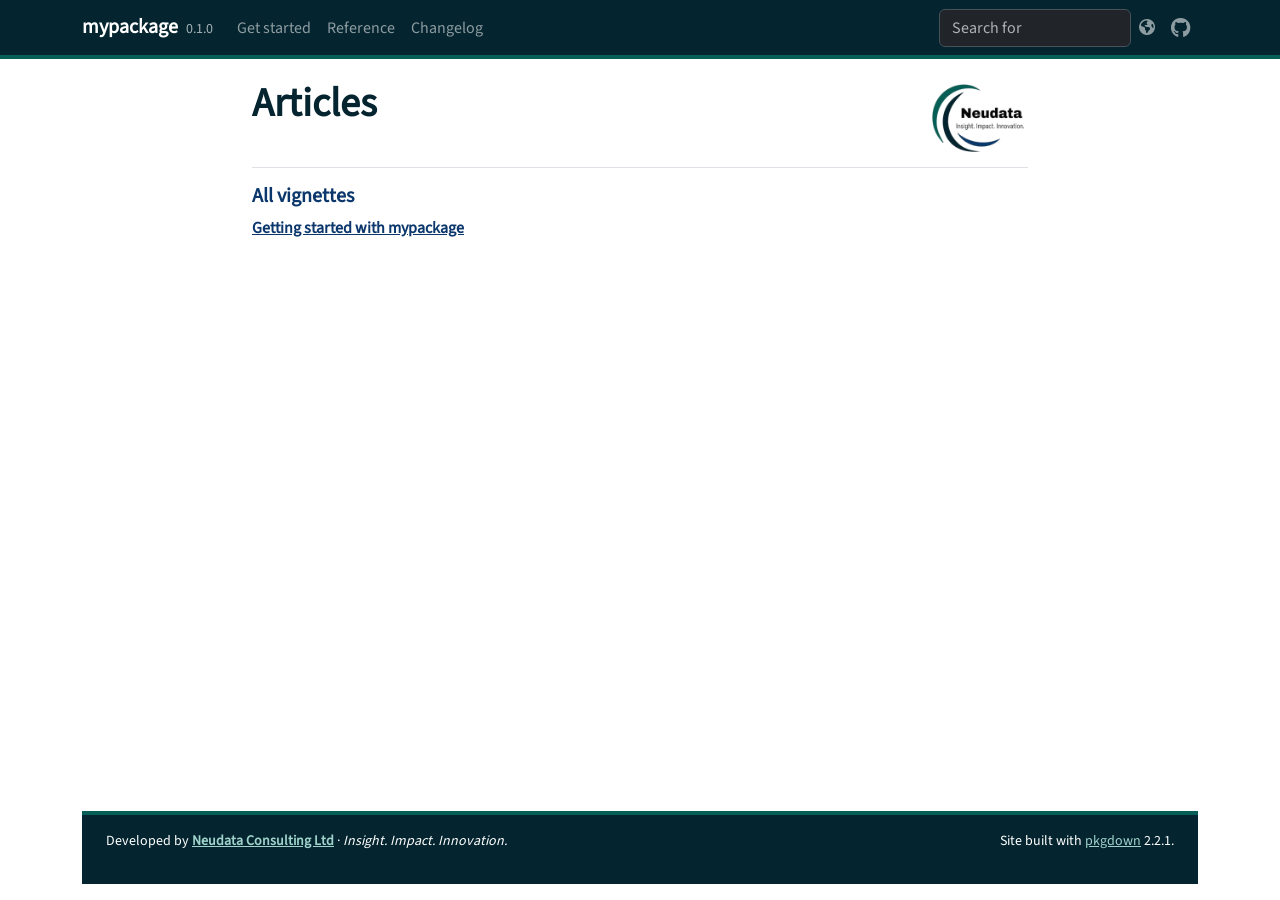
<file: articles/index.html>
<!DOCTYPE html>
<!-- Generated by pkgdown: do not edit by hand --><html lang="en"><head><meta http-equiv="Content-Type" content="text/html; charset=UTF-8"><meta charset="utf-8"><meta http-equiv="X-UA-Compatible" content="IE=edge"><meta name="viewport" content="width=device-width, initial-scale=1, shrink-to-fit=no"><title>Articles • mypackage</title><!-- favicons --><link rel="icon" type="image/png" sizes="96x96" href="../favicon-96x96.png"><link rel="icon" type="”image/svg+xml”" href="../favicon.svg"><link rel="apple-touch-icon" sizes="180x180" href="../apple-touch-icon.png"><link rel="icon" sizes="any" href="../favicon.ico"><link rel="manifest" href="../site.webmanifest"><script src="../deps/jquery-3.6.0/jquery-3.6.0.min.js"></script><meta name="viewport" content="width=device-width, initial-scale=1, shrink-to-fit=no"><link href="../deps/bootstrap-5.3.8/bootstrap.min.css" rel="stylesheet"><script src="../deps/bootstrap-5.3.8/bootstrap.bundle.min.js"></script><link href="../deps/Source_Sans_3-0.4.10/font.css" rel="stylesheet"><link href="../deps/JetBrains_Mono-0.4.10/font.css" rel="stylesheet"><link href="../deps/font-awesome-6.5.2/css/all.min.css" rel="stylesheet"><link href="../deps/font-awesome-6.5.2/css/v4-shims.min.css" rel="stylesheet"><script src="../deps/headroom-0.11.0/headroom.min.js"></script><script src="../deps/headroom-0.11.0/jQuery.headroom.min.js"></script><script src="../deps/bootstrap-toc-1.0.1/bootstrap-toc.min.js"></script><script src="../deps/clipboard.js-2.0.11/clipboard.min.js"></script><script src="../deps/search-1.0.0/autocomplete.jquery.min.js"></script><script src="../deps/search-1.0.0/fuse.min.js"></script><script src="../deps/search-1.0.0/mark.min.js"></script><!-- pkgdown --><script src="../pkgdown.js"></script><meta property="og:title" content="Articles"><meta property="og:image" content="https://neu-data.github.io/mypackage/logo.png"></head><body>
    <a href="#main" class="visually-hidden-focusable">Skip to contents</a>


    <nav class="navbar navbar-expand-lg fixed-top bg-primary" data-bs-theme="dark" aria-label="Site navigation"><div class="container">

    <a class="navbar-brand me-2" href="../index.html">mypackage</a>

    <small class="nav-text text-muted me-auto" data-bs-toggle="tooltip" data-bs-placement="bottom" title="">0.1.0</small>


    <button class="navbar-toggler" type="button" data-bs-toggle="collapse" data-bs-target="#navbar" aria-controls="navbar" aria-expanded="false" aria-label="Toggle navigation">
      <span class="navbar-toggler-icon"></span>
    </button>

    <div id="navbar" class="collapse navbar-collapse ms-3">
      <ul class="navbar-nav me-auto"><li class="nav-item"><a class="nav-link" href="../articles/mypackage.html">Get started</a></li>
<li class="nav-item"><a class="nav-link" href="../reference/index.html">Reference</a></li>
<li class="nav-item"><a class="nav-link" href="../news/index.html">Changelog</a></li>
      </ul><ul class="navbar-nav"><li class="nav-item"><form class="form-inline" role="search">
 <input class="form-control" type="search" name="search-input" id="search-input" autocomplete="off" aria-label="Search site" placeholder="Search for" data-search-index="../search.json"></form></li>
<li class="nav-item"><a class="external-link nav-link" href="https://www.neu-data.com" aria-label="Neudata website"><span class="fa fa-globe"></span></a></li>
<li class="nav-item"><a class="external-link nav-link" href="https://github.com/neu-data/mypackage/" aria-label="GitHub"><span class="fa fab fa-github fa-lg"></span></a></li>
      </ul></div>


  </div>
</nav><div class="container template-article-index">
<div class="row">
  <main id="main" class="col-md-9"><div class="page-header">
      <img src="../logo.png" class="logo" alt=""><h1>Articles</h1>
    </div>

    <div class="section ">
      <h3>All vignettes</h3>
      <div class="section-desc"></div>

      <dl><dt><a href="mypackage.html">Getting started with mypackage</a></dt>
        <dd>
      </dd></dl></div>
  </main></div>


    <footer><div class="pkgdown-footer-left">
  <p>Developed by <a href="https://www.neu-data.com" class="external-link"><strong>Neudata Consulting Ltd</strong></a> · <em>Insight. Impact. Innovation.</em></p>
</div>

<div class="pkgdown-footer-right">
  <p>Site built with <a href="https://pkgdown.r-lib.org/" class="external-link">pkgdown</a> 2.2.1.</p>
</div>

    </footer></div>





  </body></html>
</file>
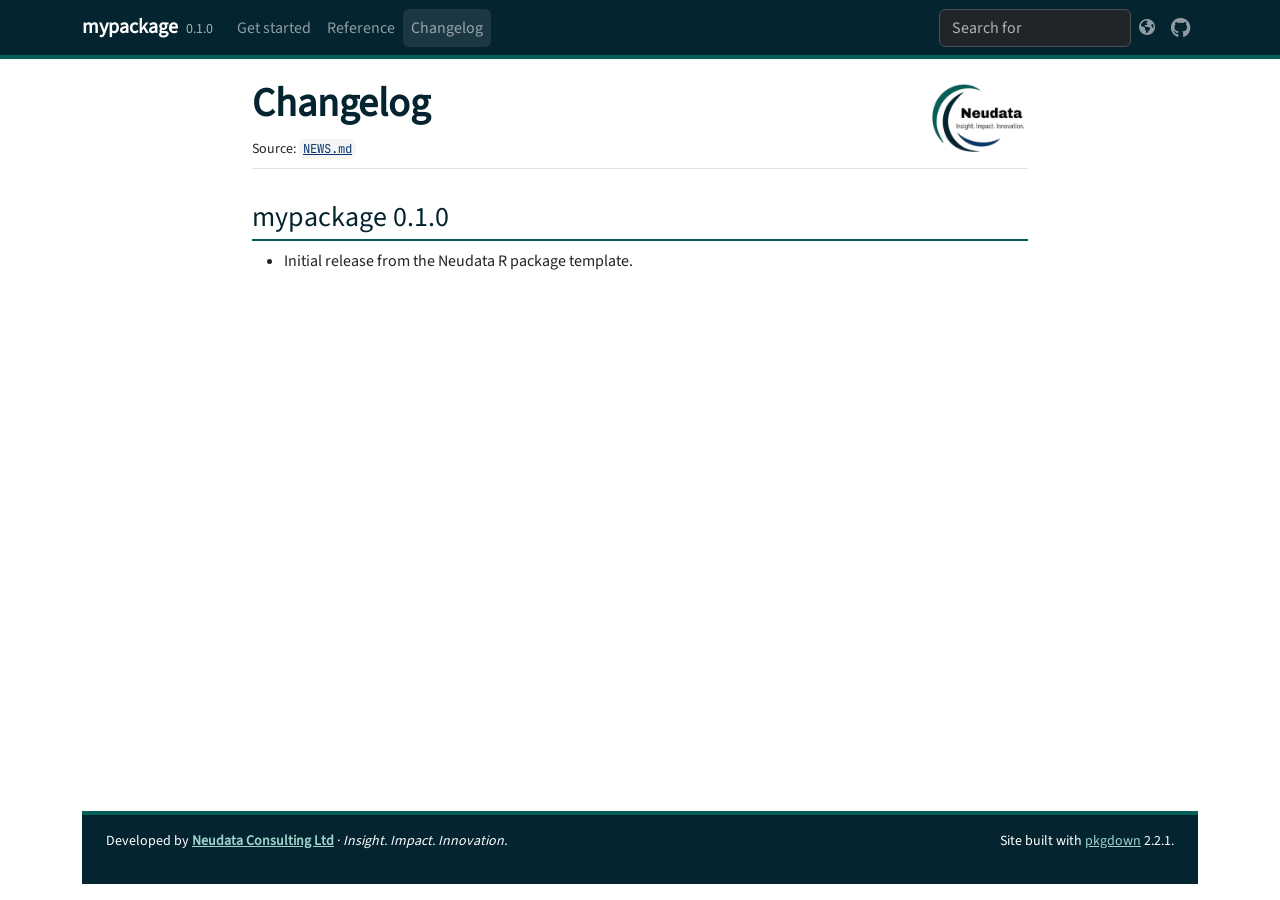
<file: news/index.html>
<!DOCTYPE html>
<!-- Generated by pkgdown: do not edit by hand --><html lang="en"><head><meta http-equiv="Content-Type" content="text/html; charset=UTF-8"><meta charset="utf-8"><meta http-equiv="X-UA-Compatible" content="IE=edge"><meta name="viewport" content="width=device-width, initial-scale=1, shrink-to-fit=no"><title>Changelog • mypackage</title><!-- favicons --><link rel="icon" type="image/png" sizes="96x96" href="../favicon-96x96.png"><link rel="icon" type="”image/svg+xml”" href="../favicon.svg"><link rel="apple-touch-icon" sizes="180x180" href="../apple-touch-icon.png"><link rel="icon" sizes="any" href="../favicon.ico"><link rel="manifest" href="../site.webmanifest"><script src="../deps/jquery-3.6.0/jquery-3.6.0.min.js"></script><meta name="viewport" content="width=device-width, initial-scale=1, shrink-to-fit=no"><link href="../deps/bootstrap-5.3.8/bootstrap.min.css" rel="stylesheet"><script src="../deps/bootstrap-5.3.8/bootstrap.bundle.min.js"></script><link href="../deps/Source_Sans_3-0.4.10/font.css" rel="stylesheet"><link href="../deps/JetBrains_Mono-0.4.10/font.css" rel="stylesheet"><link href="../deps/font-awesome-6.5.2/css/all.min.css" rel="stylesheet"><link href="../deps/font-awesome-6.5.2/css/v4-shims.min.css" rel="stylesheet"><script src="../deps/headroom-0.11.0/headroom.min.js"></script><script src="../deps/headroom-0.11.0/jQuery.headroom.min.js"></script><script src="../deps/bootstrap-toc-1.0.1/bootstrap-toc.min.js"></script><script src="../deps/clipboard.js-2.0.11/clipboard.min.js"></script><script src="../deps/search-1.0.0/autocomplete.jquery.min.js"></script><script src="../deps/search-1.0.0/fuse.min.js"></script><script src="../deps/search-1.0.0/mark.min.js"></script><!-- pkgdown --><script src="../pkgdown.js"></script><meta property="og:title" content="Changelog"><meta property="og:image" content="https://neu-data.github.io/mypackage/logo.png"></head><body>
    <a href="#main" class="visually-hidden-focusable">Skip to contents</a>


    <nav class="navbar navbar-expand-lg fixed-top bg-primary" data-bs-theme="dark" aria-label="Site navigation"><div class="container">

    <a class="navbar-brand me-2" href="../index.html">mypackage</a>

    <small class="nav-text text-muted me-auto" data-bs-toggle="tooltip" data-bs-placement="bottom" title="">0.1.0</small>


    <button class="navbar-toggler" type="button" data-bs-toggle="collapse" data-bs-target="#navbar" aria-controls="navbar" aria-expanded="false" aria-label="Toggle navigation">
      <span class="navbar-toggler-icon"></span>
    </button>

    <div id="navbar" class="collapse navbar-collapse ms-3">
      <ul class="navbar-nav me-auto"><li class="nav-item"><a class="nav-link" href="../articles/mypackage.html">Get started</a></li>
<li class="nav-item"><a class="nav-link" href="../reference/index.html">Reference</a></li>
<li class="active nav-item"><a class="nav-link" href="../news/index.html">Changelog</a></li>
      </ul><ul class="navbar-nav"><li class="nav-item"><form class="form-inline" role="search">
 <input class="form-control" type="search" name="search-input" id="search-input" autocomplete="off" aria-label="Search site" placeholder="Search for" data-search-index="../search.json"></form></li>
<li class="nav-item"><a class="external-link nav-link" href="https://www.neu-data.com" aria-label="Neudata website"><span class="fa fa-globe"></span></a></li>
<li class="nav-item"><a class="external-link nav-link" href="https://github.com/neu-data/mypackage/" aria-label="GitHub"><span class="fa fab fa-github fa-lg"></span></a></li>
      </ul></div>


  </div>
</nav><div class="container template-news">
<div class="row">
  <main id="main" class="col-md-9"><div class="page-header">
      <img src="../logo.png" class="logo" alt=""><h1>Changelog</h1>
      <small>Source: <a href="https://github.com/neu-data/mypackage/blob/main/NEWS.md" class="external-link"><code>NEWS.md</code></a></small>
    </div>

    <div class="section level2">
<h2 class="pkg-version" data-toc-text="0.1.0" id="mypackage-010">mypackage 0.1.0<a class="anchor" aria-label="anchor" href="#mypackage-010"></a></h2>
<ul><li>Initial release from the Neudata R package template.</li>
</ul></div>
  </main></div>


    <footer><div class="pkgdown-footer-left">
  <p>Developed by <a href="https://www.neu-data.com" class="external-link"><strong>Neudata Consulting Ltd</strong></a> · <em>Insight. Impact. Innovation.</em></p>
</div>

<div class="pkgdown-footer-right">
  <p>Site built with <a href="https://pkgdown.r-lib.org/" class="external-link">pkgdown</a> 2.2.1.</p>
</div>

    </footer></div>





  </body></html>
</file>
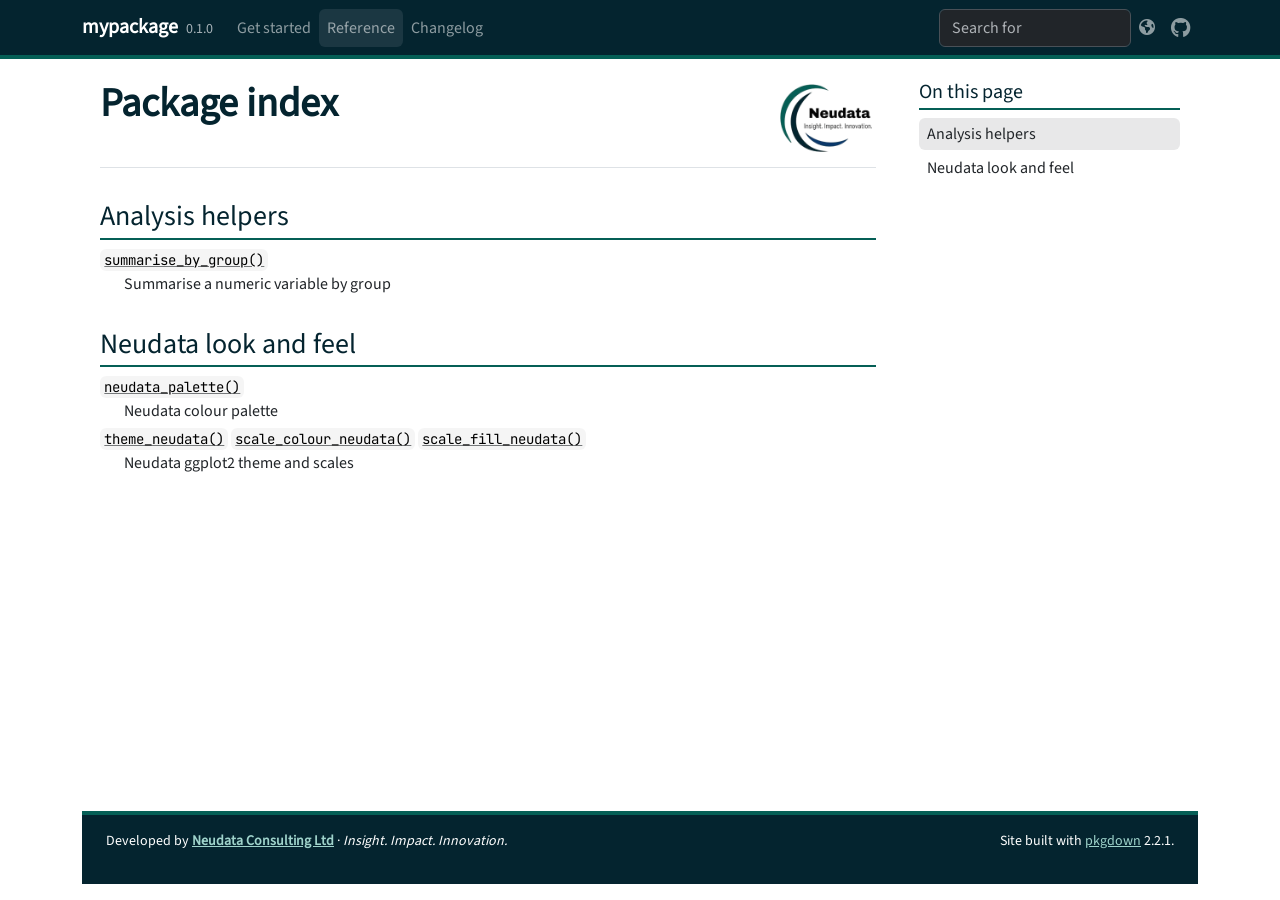
<file: reference/index.html>
<!DOCTYPE html>
<!-- Generated by pkgdown: do not edit by hand --><html lang="en"><head><meta http-equiv="Content-Type" content="text/html; charset=UTF-8"><meta charset="utf-8"><meta http-equiv="X-UA-Compatible" content="IE=edge"><meta name="viewport" content="width=device-width, initial-scale=1, shrink-to-fit=no"><title>Package index • mypackage</title><!-- favicons --><link rel="icon" type="image/png" sizes="96x96" href="../favicon-96x96.png"><link rel="icon" type="”image/svg+xml”" href="../favicon.svg"><link rel="apple-touch-icon" sizes="180x180" href="../apple-touch-icon.png"><link rel="icon" sizes="any" href="../favicon.ico"><link rel="manifest" href="../site.webmanifest"><script src="../deps/jquery-3.6.0/jquery-3.6.0.min.js"></script><meta name="viewport" content="width=device-width, initial-scale=1, shrink-to-fit=no"><link href="../deps/bootstrap-5.3.8/bootstrap.min.css" rel="stylesheet"><script src="../deps/bootstrap-5.3.8/bootstrap.bundle.min.js"></script><link href="../deps/Source_Sans_3-0.4.10/font.css" rel="stylesheet"><link href="../deps/JetBrains_Mono-0.4.10/font.css" rel="stylesheet"><link href="../deps/font-awesome-6.5.2/css/all.min.css" rel="stylesheet"><link href="../deps/font-awesome-6.5.2/css/v4-shims.min.css" rel="stylesheet"><script src="../deps/headroom-0.11.0/headroom.min.js"></script><script src="../deps/headroom-0.11.0/jQuery.headroom.min.js"></script><script src="../deps/bootstrap-toc-1.0.1/bootstrap-toc.min.js"></script><script src="../deps/clipboard.js-2.0.11/clipboard.min.js"></script><script src="../deps/search-1.0.0/autocomplete.jquery.min.js"></script><script src="../deps/search-1.0.0/fuse.min.js"></script><script src="../deps/search-1.0.0/mark.min.js"></script><!-- pkgdown --><script src="../pkgdown.js"></script><meta property="og:title" content="Package index"><meta property="og:image" content="https://neu-data.github.io/mypackage/logo.png"></head><body>
    <a href="#main" class="visually-hidden-focusable">Skip to contents</a>


    <nav class="navbar navbar-expand-lg fixed-top bg-primary" data-bs-theme="dark" aria-label="Site navigation"><div class="container">

    <a class="navbar-brand me-2" href="../index.html">mypackage</a>

    <small class="nav-text text-muted me-auto" data-bs-toggle="tooltip" data-bs-placement="bottom" title="">0.1.0</small>


    <button class="navbar-toggler" type="button" data-bs-toggle="collapse" data-bs-target="#navbar" aria-controls="navbar" aria-expanded="false" aria-label="Toggle navigation">
      <span class="navbar-toggler-icon"></span>
    </button>

    <div id="navbar" class="collapse navbar-collapse ms-3">
      <ul class="navbar-nav me-auto"><li class="nav-item"><a class="nav-link" href="../articles/mypackage.html">Get started</a></li>
<li class="active nav-item"><a class="nav-link" href="../reference/index.html">Reference</a></li>
<li class="nav-item"><a class="nav-link" href="../news/index.html">Changelog</a></li>
      </ul><ul class="navbar-nav"><li class="nav-item"><form class="form-inline" role="search">
 <input class="form-control" type="search" name="search-input" id="search-input" autocomplete="off" aria-label="Search site" placeholder="Search for" data-search-index="../search.json"></form></li>
<li class="nav-item"><a class="external-link nav-link" href="https://www.neu-data.com" aria-label="Neudata website"><span class="fa fa-globe"></span></a></li>
<li class="nav-item"><a class="external-link nav-link" href="https://github.com/neu-data/mypackage/" aria-label="GitHub"><span class="fa fab fa-github fa-lg"></span></a></li>
      </ul></div>


  </div>
</nav><div class="container template-reference-index">
<div class="row">
  <main id="main" class="col-md-9"><div class="page-header">
      <img src="../logo.png" class="logo" alt=""><h1>Package index</h1>
    </div>

    <div class="section level2">
      <h2 id="analysis-helpers">Analysis helpers<a class="anchor" aria-label="anchor" href="#analysis-helpers"></a></h2>



      <dl></dl></div><div class="section level2">




      <dl><dt>

          <code><a href="summarise_by_group.html">summarise_by_group()</a></code>

        </dt>
        <dd>Summarise a numeric variable by group</dd>
      </dl></div><div class="section level2">
      <h2 id="neudata-look-and-feel">Neudata look and feel<a class="anchor" aria-label="anchor" href="#neudata-look-and-feel"></a></h2>



      <dl></dl></div><div class="section level2">




      <dl><dt>

          <code><a href="neudata_palette.html">neudata_palette()</a></code>

        </dt>
        <dd>Neudata colour palette</dd>

        <dt>

          <code><a href="theme_neudata.html">theme_neudata()</a></code> <code><a href="theme_neudata.html">scale_colour_neudata()</a></code> <code><a href="theme_neudata.html">scale_fill_neudata()</a></code>

        </dt>
        <dd>Neudata ggplot2 theme and scales</dd>
      </dl></div>
  </main><aside class="col-md-3"><nav id="toc" aria-label="Table of contents"><h2>On this page</h2>
    </nav></aside></div>


    <footer><div class="pkgdown-footer-left">
  <p>Developed by <a href="https://www.neu-data.com" class="external-link"><strong>Neudata Consulting Ltd</strong></a> · <em>Insight. Impact. Innovation.</em></p>
</div>

<div class="pkgdown-footer-right">
  <p>Site built with <a href="https://pkgdown.r-lib.org/" class="external-link">pkgdown</a> 2.2.1.</p>
</div>

    </footer></div>





  </body></html>
</file>
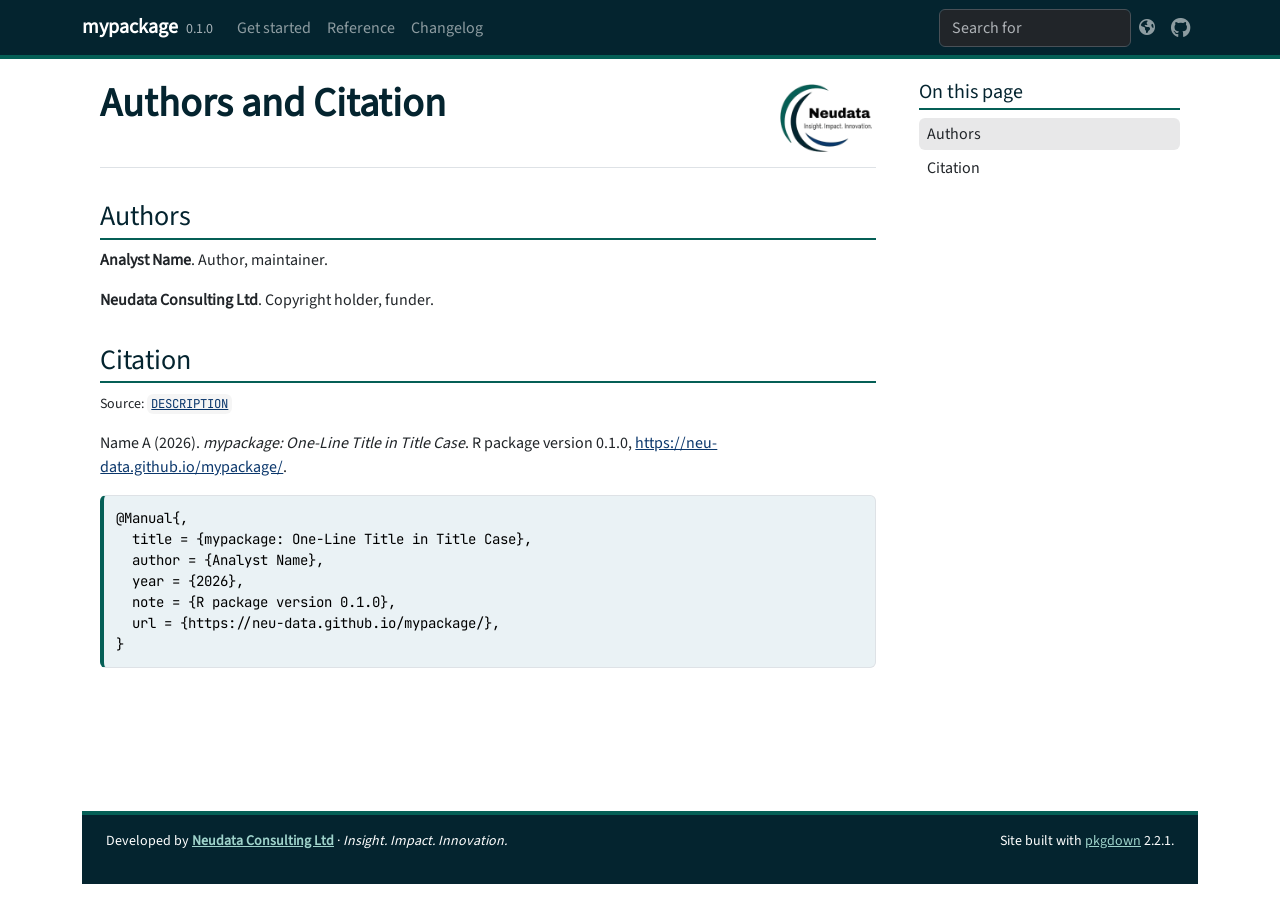
<file: authors.html>
<!DOCTYPE html>
<!-- Generated by pkgdown: do not edit by hand --><html lang="en"><head><meta http-equiv="Content-Type" content="text/html; charset=UTF-8"><meta charset="utf-8"><meta http-equiv="X-UA-Compatible" content="IE=edge"><meta name="viewport" content="width=device-width, initial-scale=1, shrink-to-fit=no"><title>Authors and Citation • mypackage</title><!-- favicons --><link rel="icon" type="image/png" sizes="96x96" href="favicon-96x96.png"><link rel="icon" type="”image/svg+xml”" href="favicon.svg"><link rel="apple-touch-icon" sizes="180x180" href="apple-touch-icon.png"><link rel="icon" sizes="any" href="favicon.ico"><link rel="manifest" href="site.webmanifest"><script src="deps/jquery-3.6.0/jquery-3.6.0.min.js"></script><meta name="viewport" content="width=device-width, initial-scale=1, shrink-to-fit=no"><link href="deps/bootstrap-5.3.8/bootstrap.min.css" rel="stylesheet"><script src="deps/bootstrap-5.3.8/bootstrap.bundle.min.js"></script><link href="deps/Source_Sans_3-0.4.10/font.css" rel="stylesheet"><link href="deps/JetBrains_Mono-0.4.10/font.css" rel="stylesheet"><link href="deps/font-awesome-6.5.2/css/all.min.css" rel="stylesheet"><link href="deps/font-awesome-6.5.2/css/v4-shims.min.css" rel="stylesheet"><script src="deps/headroom-0.11.0/headroom.min.js"></script><script src="deps/headroom-0.11.0/jQuery.headroom.min.js"></script><script src="deps/bootstrap-toc-1.0.1/bootstrap-toc.min.js"></script><script src="deps/clipboard.js-2.0.11/clipboard.min.js"></script><script src="deps/search-1.0.0/autocomplete.jquery.min.js"></script><script src="deps/search-1.0.0/fuse.min.js"></script><script src="deps/search-1.0.0/mark.min.js"></script><!-- pkgdown --><script src="pkgdown.js"></script><meta property="og:title" content="Authors and Citation"><meta property="og:image" content="https://neu-data.github.io/mypackage/logo.png"></head><body>
    <a href="#main" class="visually-hidden-focusable">Skip to contents</a>


    <nav class="navbar navbar-expand-lg fixed-top bg-primary" data-bs-theme="dark" aria-label="Site navigation"><div class="container">

    <a class="navbar-brand me-2" href="index.html">mypackage</a>

    <small class="nav-text text-muted me-auto" data-bs-toggle="tooltip" data-bs-placement="bottom" title="">0.1.0</small>


    <button class="navbar-toggler" type="button" data-bs-toggle="collapse" data-bs-target="#navbar" aria-controls="navbar" aria-expanded="false" aria-label="Toggle navigation">
      <span class="navbar-toggler-icon"></span>
    </button>

    <div id="navbar" class="collapse navbar-collapse ms-3">
      <ul class="navbar-nav me-auto"><li class="nav-item"><a class="nav-link" href="articles/mypackage.html">Get started</a></li>
<li class="nav-item"><a class="nav-link" href="reference/index.html">Reference</a></li>
<li class="nav-item"><a class="nav-link" href="news/index.html">Changelog</a></li>
      </ul><ul class="navbar-nav"><li class="nav-item"><form class="form-inline" role="search">
 <input class="form-control" type="search" name="search-input" id="search-input" autocomplete="off" aria-label="Search site" placeholder="Search for" data-search-index="search.json"></form></li>
<li class="nav-item"><a class="external-link nav-link" href="https://www.neu-data.com" aria-label="Neudata website"><span class="fa fa-globe"></span></a></li>
<li class="nav-item"><a class="external-link nav-link" href="https://github.com/neu-data/mypackage/" aria-label="GitHub"><span class="fa fab fa-github fa-lg"></span></a></li>
      </ul></div>


  </div>
</nav><div class="container template-citation-authors">
<div class="row">
  <main id="main" class="col-md-9"><div class="page-header">
      <img src="logo.png" class="logo" alt=""><h1>Authors and Citation</h1>
    </div>

    <div class="section level2">
      <h2>Authors</h2>

      <ul class="list-unstyled"><li>
          <p><strong>Analyst Name</strong>. Author, maintainer.
          </p>
        </li>
        <li>
          <p><strong>Neudata Consulting Ltd</strong>. Copyright holder, funder.
          </p>
        </li>
      </ul></div>

    <div class="section level2">
      <h2 id="citation">Citation</h2>
      <p><small class="dont-index">Source: <a href="https://github.com/neu-data/mypackage/blob/main/DESCRIPTION" class="external-link"><code>DESCRIPTION</code></a></small></p>

      <p>Name A (2026).
<em>mypackage: One-Line Title in Title Case</em>.
R package version 0.1.0, <a href="https://neu-data.github.io/mypackage/">https://neu-data.github.io/mypackage/</a>.
</p>
      <pre>@Manual{,
  title = {mypackage: One-Line Title in Title Case},
  author = {Analyst Name},
  year = {2026},
  note = {R package version 0.1.0},
  url = {https://neu-data.github.io/mypackage/},
}</pre>
    </div>

  </main><aside class="col-md-3"><nav id="toc" aria-label="Table of contents"><h2>On this page</h2>
    </nav></aside></div>


    <footer><div class="pkgdown-footer-left">
  <p>Developed by <a href="https://www.neu-data.com" class="external-link"><strong>Neudata Consulting Ltd</strong></a> · <em>Insight. Impact. Innovation.</em></p>
</div>

<div class="pkgdown-footer-right">
  <p>Site built with <a href="https://pkgdown.r-lib.org/" class="external-link">pkgdown</a> 2.2.1.</p>
</div>

    </footer></div>





  </body></html>
</file>
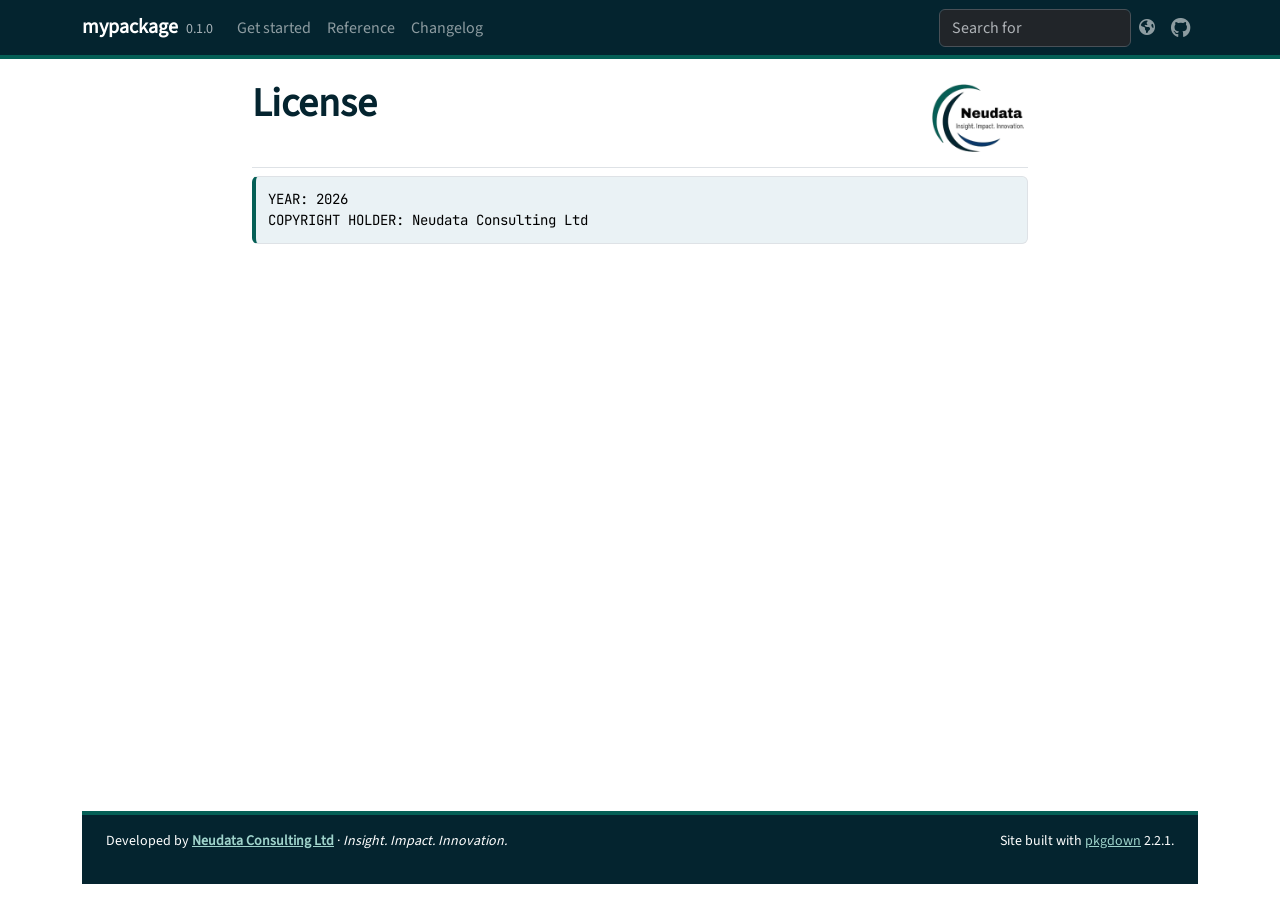
<file: LICENSE-text.html>
<!DOCTYPE html>
<!-- Generated by pkgdown: do not edit by hand --><html lang="en"><head><meta http-equiv="Content-Type" content="text/html; charset=UTF-8"><meta charset="utf-8"><meta http-equiv="X-UA-Compatible" content="IE=edge"><meta name="viewport" content="width=device-width, initial-scale=1, shrink-to-fit=no"><title>License • mypackage</title><!-- favicons --><link rel="icon" type="image/png" sizes="96x96" href="favicon-96x96.png"><link rel="icon" type="”image/svg+xml”" href="favicon.svg"><link rel="apple-touch-icon" sizes="180x180" href="apple-touch-icon.png"><link rel="icon" sizes="any" href="favicon.ico"><link rel="manifest" href="site.webmanifest"><script src="deps/jquery-3.6.0/jquery-3.6.0.min.js"></script><meta name="viewport" content="width=device-width, initial-scale=1, shrink-to-fit=no"><link href="deps/bootstrap-5.3.8/bootstrap.min.css" rel="stylesheet"><script src="deps/bootstrap-5.3.8/bootstrap.bundle.min.js"></script><link href="deps/Source_Sans_3-0.4.10/font.css" rel="stylesheet"><link href="deps/JetBrains_Mono-0.4.10/font.css" rel="stylesheet"><link href="deps/font-awesome-6.5.2/css/all.min.css" rel="stylesheet"><link href="deps/font-awesome-6.5.2/css/v4-shims.min.css" rel="stylesheet"><script src="deps/headroom-0.11.0/headroom.min.js"></script><script src="deps/headroom-0.11.0/jQuery.headroom.min.js"></script><script src="deps/bootstrap-toc-1.0.1/bootstrap-toc.min.js"></script><script src="deps/clipboard.js-2.0.11/clipboard.min.js"></script><script src="deps/search-1.0.0/autocomplete.jquery.min.js"></script><script src="deps/search-1.0.0/fuse.min.js"></script><script src="deps/search-1.0.0/mark.min.js"></script><!-- pkgdown --><script src="pkgdown.js"></script><meta property="og:title" content="License"><meta property="og:image" content="https://neu-data.github.io/mypackage/logo.png"></head><body>
    <a href="#main" class="visually-hidden-focusable">Skip to contents</a>


    <nav class="navbar navbar-expand-lg fixed-top bg-primary" data-bs-theme="dark" aria-label="Site navigation"><div class="container">

    <a class="navbar-brand me-2" href="index.html">mypackage</a>

    <small class="nav-text text-muted me-auto" data-bs-toggle="tooltip" data-bs-placement="bottom" title="">0.1.0</small>


    <button class="navbar-toggler" type="button" data-bs-toggle="collapse" data-bs-target="#navbar" aria-controls="navbar" aria-expanded="false" aria-label="Toggle navigation">
      <span class="navbar-toggler-icon"></span>
    </button>

    <div id="navbar" class="collapse navbar-collapse ms-3">
      <ul class="navbar-nav me-auto"><li class="nav-item"><a class="nav-link" href="articles/mypackage.html">Get started</a></li>
<li class="nav-item"><a class="nav-link" href="reference/index.html">Reference</a></li>
<li class="nav-item"><a class="nav-link" href="news/index.html">Changelog</a></li>
      </ul><ul class="navbar-nav"><li class="nav-item"><form class="form-inline" role="search">
 <input class="form-control" type="search" name="search-input" id="search-input" autocomplete="off" aria-label="Search site" placeholder="Search for" data-search-index="search.json"></form></li>
<li class="nav-item"><a class="external-link nav-link" href="https://www.neu-data.com" aria-label="Neudata website"><span class="fa fa-globe"></span></a></li>
<li class="nav-item"><a class="external-link nav-link" href="https://github.com/neu-data/mypackage/" aria-label="GitHub"><span class="fa fab fa-github fa-lg"></span></a></li>
      </ul></div>


  </div>
</nav><div class="container template-title-body">
<div class="row">
  <main id="main" class="col-md-9"><div class="page-header">
      <img src="logo.png" class="logo" alt=""><h1>License</h1>

    </div>

<pre>YEAR: 2026
COPYRIGHT HOLDER: Neudata Consulting Ltd
</pre>

  </main></div>


    <footer><div class="pkgdown-footer-left">
  <p>Developed by <a href="https://www.neu-data.com" class="external-link"><strong>Neudata Consulting Ltd</strong></a> · <em>Insight. Impact. Innovation.</em></p>
</div>

<div class="pkgdown-footer-right">
  <p>Site built with <a href="https://pkgdown.r-lib.org/" class="external-link">pkgdown</a> 2.2.1.</p>
</div>

    </footer></div>





  </body></html>
</file>
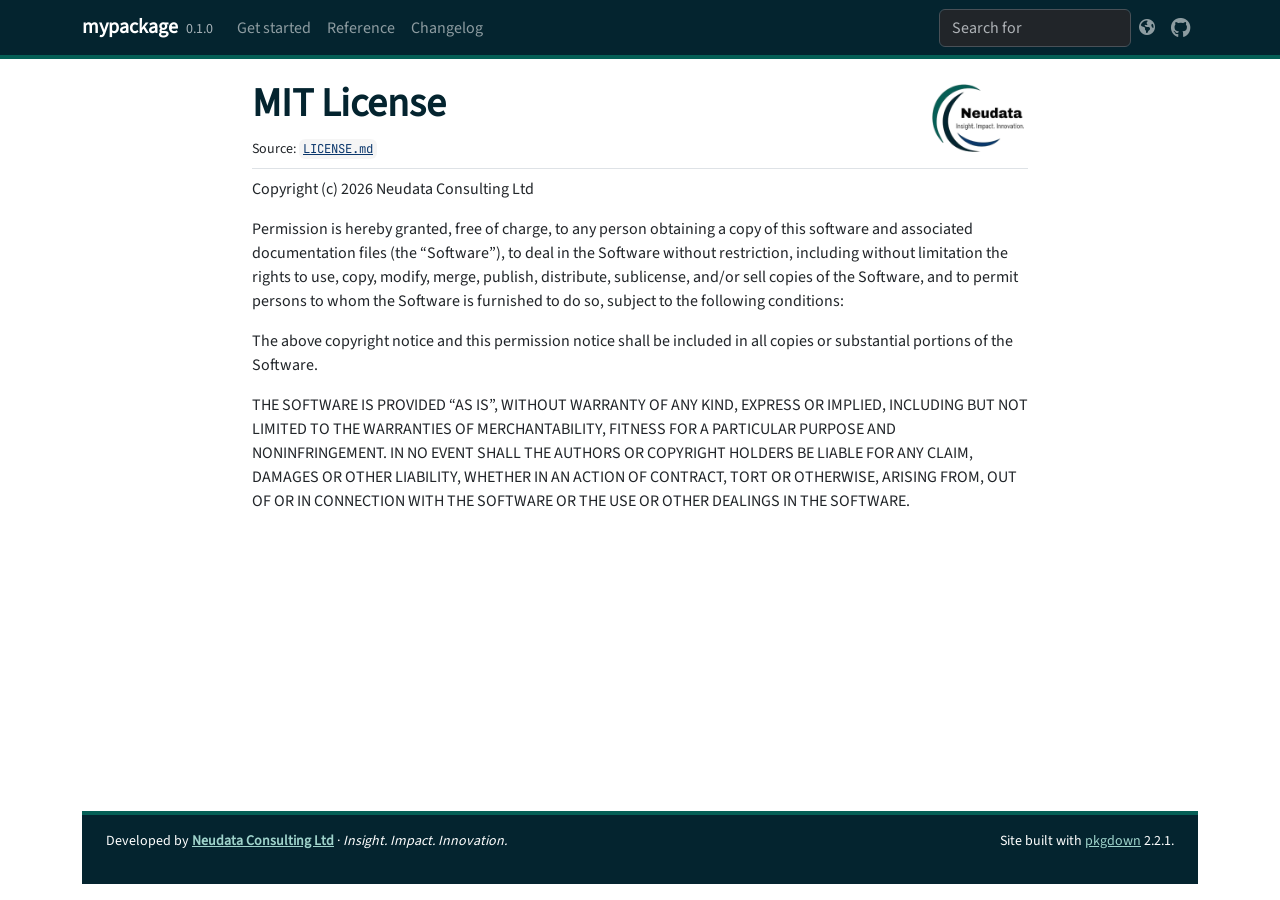
<file: LICENSE.html>
<!DOCTYPE html>
<!-- Generated by pkgdown: do not edit by hand --><html lang="en"><head><meta http-equiv="Content-Type" content="text/html; charset=UTF-8"><meta charset="utf-8"><meta http-equiv="X-UA-Compatible" content="IE=edge"><meta name="viewport" content="width=device-width, initial-scale=1, shrink-to-fit=no"><title>MIT License • mypackage</title><!-- favicons --><link rel="icon" type="image/png" sizes="96x96" href="favicon-96x96.png"><link rel="icon" type="”image/svg+xml”" href="favicon.svg"><link rel="apple-touch-icon" sizes="180x180" href="apple-touch-icon.png"><link rel="icon" sizes="any" href="favicon.ico"><link rel="manifest" href="site.webmanifest"><script src="deps/jquery-3.6.0/jquery-3.6.0.min.js"></script><meta name="viewport" content="width=device-width, initial-scale=1, shrink-to-fit=no"><link href="deps/bootstrap-5.3.8/bootstrap.min.css" rel="stylesheet"><script src="deps/bootstrap-5.3.8/bootstrap.bundle.min.js"></script><link href="deps/Source_Sans_3-0.4.10/font.css" rel="stylesheet"><link href="deps/JetBrains_Mono-0.4.10/font.css" rel="stylesheet"><link href="deps/font-awesome-6.5.2/css/all.min.css" rel="stylesheet"><link href="deps/font-awesome-6.5.2/css/v4-shims.min.css" rel="stylesheet"><script src="deps/headroom-0.11.0/headroom.min.js"></script><script src="deps/headroom-0.11.0/jQuery.headroom.min.js"></script><script src="deps/bootstrap-toc-1.0.1/bootstrap-toc.min.js"></script><script src="deps/clipboard.js-2.0.11/clipboard.min.js"></script><script src="deps/search-1.0.0/autocomplete.jquery.min.js"></script><script src="deps/search-1.0.0/fuse.min.js"></script><script src="deps/search-1.0.0/mark.min.js"></script><!-- pkgdown --><script src="pkgdown.js"></script><meta property="og:title" content="MIT License"><meta property="og:image" content="https://neu-data.github.io/mypackage/logo.png"></head><body>
    <a href="#main" class="visually-hidden-focusable">Skip to contents</a>


    <nav class="navbar navbar-expand-lg fixed-top bg-primary" data-bs-theme="dark" aria-label="Site navigation"><div class="container">

    <a class="navbar-brand me-2" href="index.html">mypackage</a>

    <small class="nav-text text-muted me-auto" data-bs-toggle="tooltip" data-bs-placement="bottom" title="">0.1.0</small>


    <button class="navbar-toggler" type="button" data-bs-toggle="collapse" data-bs-target="#navbar" aria-controls="navbar" aria-expanded="false" aria-label="Toggle navigation">
      <span class="navbar-toggler-icon"></span>
    </button>

    <div id="navbar" class="collapse navbar-collapse ms-3">
      <ul class="navbar-nav me-auto"><li class="nav-item"><a class="nav-link" href="articles/mypackage.html">Get started</a></li>
<li class="nav-item"><a class="nav-link" href="reference/index.html">Reference</a></li>
<li class="nav-item"><a class="nav-link" href="news/index.html">Changelog</a></li>
      </ul><ul class="navbar-nav"><li class="nav-item"><form class="form-inline" role="search">
 <input class="form-control" type="search" name="search-input" id="search-input" autocomplete="off" aria-label="Search site" placeholder="Search for" data-search-index="search.json"></form></li>
<li class="nav-item"><a class="external-link nav-link" href="https://www.neu-data.com" aria-label="Neudata website"><span class="fa fa-globe"></span></a></li>
<li class="nav-item"><a class="external-link nav-link" href="https://github.com/neu-data/mypackage/" aria-label="GitHub"><span class="fa fab fa-github fa-lg"></span></a></li>
      </ul></div>


  </div>
</nav><div class="container template-title-body">
<div class="row">
  <main id="main" class="col-md-9"><div class="page-header">
      <img src="logo.png" class="logo" alt=""><h1>MIT License</h1>
      <small class="dont-index">Source: <a href="https://github.com/neu-data/mypackage/blob/main/LICENSE.md" class="external-link"><code>LICENSE.md</code></a></small>
    </div>

<div id="mit-license" class="section level1">

<p>Copyright (c) 2026 Neudata Consulting Ltd</p>
<p>Permission is hereby granted, free of charge, to any person obtaining a copy of this software and associated documentation files (the “Software”), to deal in the Software without restriction, including without limitation the rights to use, copy, modify, merge, publish, distribute, sublicense, and/or sell copies of the Software, and to permit persons to whom the Software is furnished to do so, subject to the following conditions:</p>
<p>The above copyright notice and this permission notice shall be included in all copies or substantial portions of the Software.</p>
<p>THE SOFTWARE IS PROVIDED “AS IS”, WITHOUT WARRANTY OF ANY KIND, EXPRESS OR IMPLIED, INCLUDING BUT NOT LIMITED TO THE WARRANTIES OF MERCHANTABILITY, FITNESS FOR A PARTICULAR PURPOSE AND NONINFRINGEMENT. IN NO EVENT SHALL THE AUTHORS OR COPYRIGHT HOLDERS BE LIABLE FOR ANY CLAIM, DAMAGES OR OTHER LIABILITY, WHETHER IN AN ACTION OF CONTRACT, TORT OR OTHERWISE, ARISING FROM, OUT OF OR IN CONNECTION WITH THE SOFTWARE OR THE USE OR OTHER DEALINGS IN THE SOFTWARE.</p>
</div>

  </main></div>


    <footer><div class="pkgdown-footer-left">
  <p>Developed by <a href="https://www.neu-data.com" class="external-link"><strong>Neudata Consulting Ltd</strong></a> · <em>Insight. Impact. Innovation.</em></p>
</div>

<div class="pkgdown-footer-right">
  <p>Site built with <a href="https://pkgdown.r-lib.org/" class="external-link">pkgdown</a> 2.2.1.</p>
</div>

    </footer></div>





  </body></html>
</file>
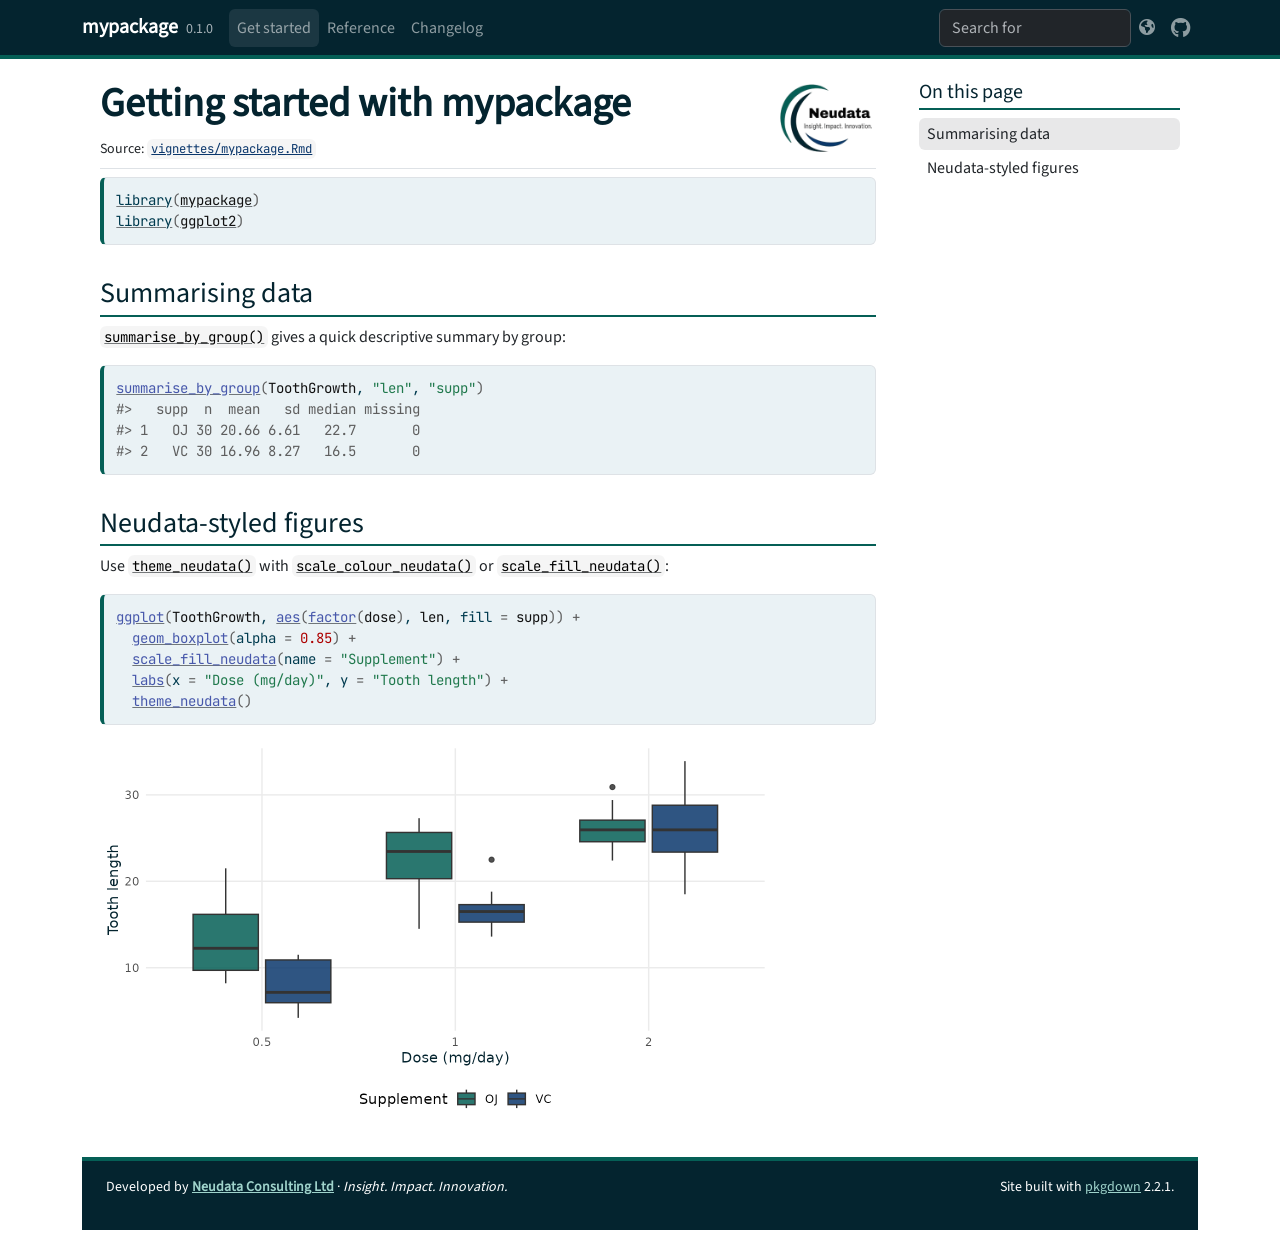
<file: articles/mypackage.html>
<!DOCTYPE html>
<!-- Generated by pkgdown: do not edit by hand --><html lang="en">
<head>
<meta http-equiv="Content-Type" content="text/html; charset=UTF-8">
<meta charset="utf-8">
<meta http-equiv="X-UA-Compatible" content="IE=edge">
<meta name="viewport" content="width=device-width, initial-scale=1, shrink-to-fit=no">
<title>Getting started with mypackage • mypackage</title>
<!-- favicons --><link rel="icon" type="image/png" sizes="96x96" href="../favicon-96x96.png">
<link rel="icon" type="”image/svg+xml”" href="../favicon.svg">
<link rel="apple-touch-icon" sizes="180x180" href="../apple-touch-icon.png">
<link rel="icon" sizes="any" href="../favicon.ico">
<link rel="manifest" href="../site.webmanifest">
<script src="../deps/jquery-3.6.0/jquery-3.6.0.min.js"></script><meta name="viewport" content="width=device-width, initial-scale=1, shrink-to-fit=no">
<link href="../deps/bootstrap-5.3.8/bootstrap.min.css" rel="stylesheet">
<script src="../deps/bootstrap-5.3.8/bootstrap.bundle.min.js"></script><link href="../deps/Source_Sans_3-0.4.10/font.css" rel="stylesheet">
<link href="../deps/JetBrains_Mono-0.4.10/font.css" rel="stylesheet">
<link href="../deps/font-awesome-6.5.2/css/all.min.css" rel="stylesheet">
<link href="../deps/font-awesome-6.5.2/css/v4-shims.min.css" rel="stylesheet">
<script src="../deps/headroom-0.11.0/headroom.min.js"></script><script src="../deps/headroom-0.11.0/jQuery.headroom.min.js"></script><script src="../deps/bootstrap-toc-1.0.1/bootstrap-toc.min.js"></script><script src="../deps/clipboard.js-2.0.11/clipboard.min.js"></script><script src="../deps/search-1.0.0/autocomplete.jquery.min.js"></script><script src="../deps/search-1.0.0/fuse.min.js"></script><script src="../deps/search-1.0.0/mark.min.js"></script><!-- pkgdown --><script src="../pkgdown.js"></script><meta property="og:title" content="Getting started with mypackage">
</head>
<body>
    <a href="#main" class="visually-hidden-focusable">Skip to contents</a>


    <nav class="navbar navbar-expand-lg fixed-top bg-primary" data-bs-theme="dark" aria-label="Site navigation"><div class="container">

    <a class="navbar-brand me-2" href="../index.html">mypackage</a>

    <small class="nav-text text-muted me-auto" data-bs-toggle="tooltip" data-bs-placement="bottom" title="">0.1.0</small>


    <button class="navbar-toggler" type="button" data-bs-toggle="collapse" data-bs-target="#navbar" aria-controls="navbar" aria-expanded="false" aria-label="Toggle navigation">
      <span class="navbar-toggler-icon"></span>
    </button>

    <div id="navbar" class="collapse navbar-collapse ms-3">
      <ul class="navbar-nav me-auto">
<li class="active nav-item"><a class="nav-link" href="../articles/mypackage.html">Get started</a></li>
<li class="nav-item"><a class="nav-link" href="../reference/index.html">Reference</a></li>
<li class="nav-item"><a class="nav-link" href="../news/index.html">Changelog</a></li>
      </ul>
<ul class="navbar-nav">
<li class="nav-item"><form class="form-inline" role="search">
 <input class="form-control" type="search" name="search-input" id="search-input" autocomplete="off" aria-label="Search site" placeholder="Search for" data-search-index="../search.json">
</form></li>
<li class="nav-item"><a class="external-link nav-link" href="https://www.neu-data.com" aria-label="Neudata website"><span class="fa fa-globe"></span></a></li>
<li class="nav-item"><a class="external-link nav-link" href="https://github.com/neu-data/mypackage/" aria-label="GitHub"><span class="fa fab fa-github fa-lg"></span></a></li>
      </ul>
</div>


  </div>
</nav><div class="container template-article">




<div class="row">
  <main id="main" class="col-md-9"><div class="page-header">
      <img src="../logo.png" class="logo" alt=""><h1>Getting started with mypackage</h1>
            
      
      <small class="dont-index">Source: <a href="https://github.com/neu-data/mypackage/blob/main/vignettes/mypackage.Rmd" class="external-link"><code>vignettes/mypackage.Rmd</code></a></small>
      <div class="d-none name"><code>mypackage.Rmd</code></div>
    </div>

    
    
<div class="sourceCode" id="cb1"><pre class="downlit sourceCode r">
<code class="sourceCode R"><span><span class="kw"><a href="https://rdrr.io/r/base/library.html" class="external-link">library</a></span><span class="op">(</span><span class="va"><a href="https://neu-data.github.io/mypackage/">mypackage</a></span><span class="op">)</span></span>
<span><span class="kw"><a href="https://rdrr.io/r/base/library.html" class="external-link">library</a></span><span class="op">(</span><span class="va"><a href="https://ggplot2.tidyverse.org" class="external-link">ggplot2</a></span><span class="op">)</span></span></code></pre></div>
<div class="section level2">
<h2 id="summarising-data">Summarising data<a class="anchor" aria-label="anchor" href="#summarising-data"></a>
</h2>
<p><code><a href="../reference/summarise_by_group.html">summarise_by_group()</a></code> gives a quick descriptive summary
by group:</p>
<div class="sourceCode" id="cb2"><pre class="downlit sourceCode r">
<code class="sourceCode R"><span><span class="fu"><a href="../reference/summarise_by_group.html">summarise_by_group</a></span><span class="op">(</span><span class="va">ToothGrowth</span>, <span class="st">"len"</span>, <span class="st">"supp"</span><span class="op">)</span></span>
<span><span class="co">#&gt;   supp  n  mean   sd median missing</span></span>
<span><span class="co">#&gt; 1   OJ 30 20.66 6.61   22.7       0</span></span>
<span><span class="co">#&gt; 2   VC 30 16.96 8.27   16.5       0</span></span></code></pre></div>
</div>
<div class="section level2">
<h2 id="neudata-styled-figures">Neudata-styled figures<a class="anchor" aria-label="anchor" href="#neudata-styled-figures"></a>
</h2>
<p>Use <code><a href="../reference/theme_neudata.html">theme_neudata()</a></code> with
<code><a href="../reference/theme_neudata.html">scale_colour_neudata()</a></code> or
<code><a href="../reference/theme_neudata.html">scale_fill_neudata()</a></code>:</p>
<div class="sourceCode" id="cb3"><pre class="downlit sourceCode r">
<code class="sourceCode R"><span><span class="fu"><a href="https://ggplot2.tidyverse.org/reference/ggplot.html" class="external-link">ggplot</a></span><span class="op">(</span><span class="va">ToothGrowth</span>, <span class="fu"><a href="https://ggplot2.tidyverse.org/reference/aes.html" class="external-link">aes</a></span><span class="op">(</span><span class="fu"><a href="https://rdrr.io/r/base/factor.html" class="external-link">factor</a></span><span class="op">(</span><span class="va">dose</span><span class="op">)</span>, <span class="va">len</span>, fill <span class="op">=</span> <span class="va">supp</span><span class="op">)</span><span class="op">)</span> <span class="op">+</span></span>
<span>  <span class="fu"><a href="https://ggplot2.tidyverse.org/reference/geom_boxplot.html" class="external-link">geom_boxplot</a></span><span class="op">(</span>alpha <span class="op">=</span> <span class="fl">0.85</span><span class="op">)</span> <span class="op">+</span></span>
<span>  <span class="fu"><a href="../reference/theme_neudata.html">scale_fill_neudata</a></span><span class="op">(</span>name <span class="op">=</span> <span class="st">"Supplement"</span><span class="op">)</span> <span class="op">+</span></span>
<span>  <span class="fu"><a href="https://ggplot2.tidyverse.org/reference/labs.html" class="external-link">labs</a></span><span class="op">(</span>x <span class="op">=</span> <span class="st">"Dose (mg/day)"</span>, y <span class="op">=</span> <span class="st">"Tooth length"</span><span class="op">)</span> <span class="op">+</span></span>
<span>  <span class="fu"><a href="../reference/theme_neudata.html">theme_neudata</a></span><span class="op">(</span><span class="op">)</span></span></code></pre></div>
<p><img src="mypackage_files/figure-html/unnamed-chunk-3-1.png" class="r-plt" alt="" width="672"></p>
</div>
  </main><aside class="col-md-3"><nav id="toc" aria-label="Table of contents"><h2>On this page</h2>
    </nav></aside>
</div>



    <footer><div class="pkgdown-footer-left">
  <p>Developed by <a href="https://www.neu-data.com" class="external-link"><strong>Neudata Consulting Ltd</strong></a> · <em>Insight. Impact. Innovation.</em></p>
</div>

<div class="pkgdown-footer-right">
  <p>Site built with <a href="https://pkgdown.r-lib.org/" class="external-link">pkgdown</a> 2.2.1.</p>
</div>

    </footer>
</div>





  </body>
</html>
</file>
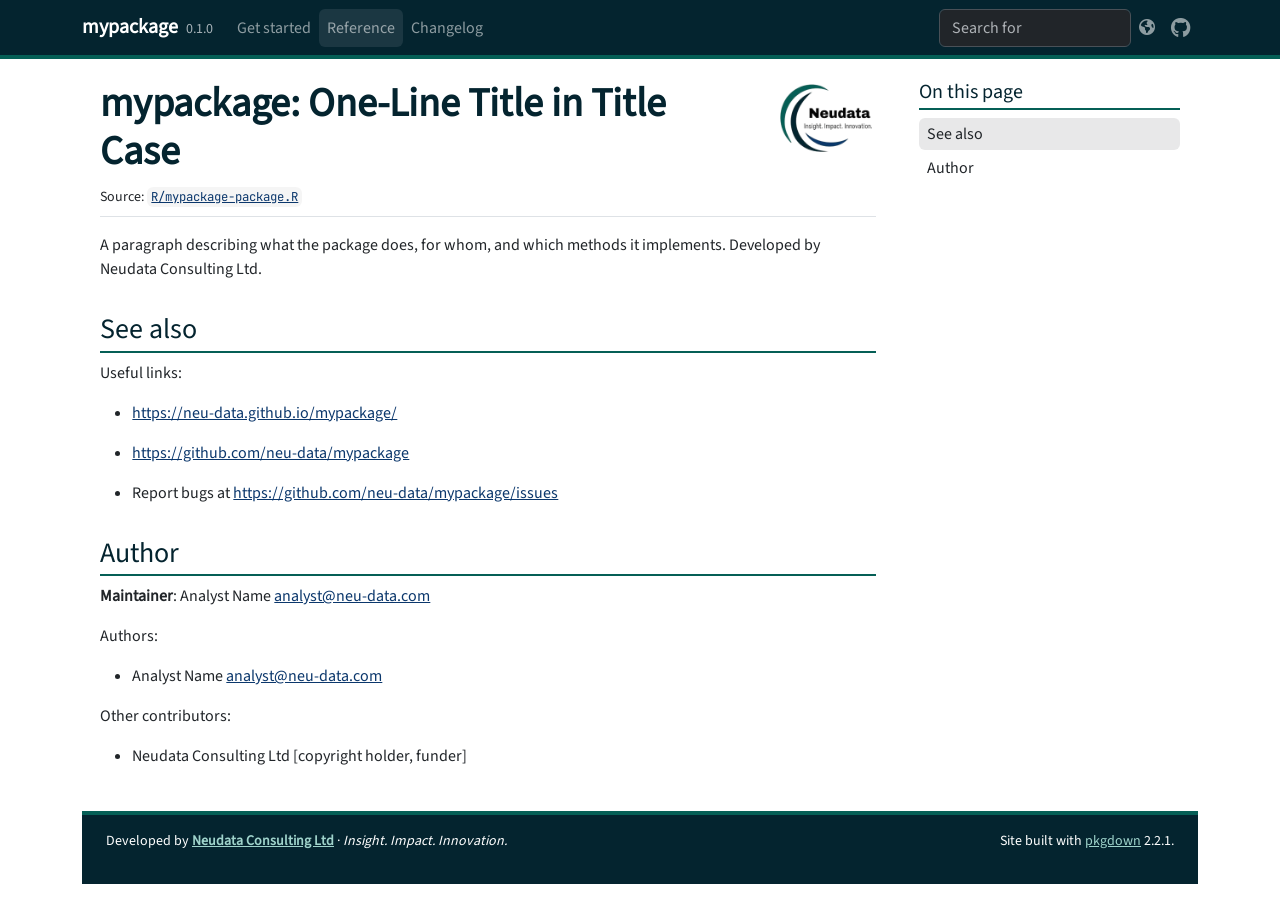
<file: reference/mypackage-package.html>
<!DOCTYPE html>
<!-- Generated by pkgdown: do not edit by hand --><html lang="en"><head><meta http-equiv="Content-Type" content="text/html; charset=UTF-8"><meta charset="utf-8"><meta http-equiv="X-UA-Compatible" content="IE=edge"><meta name="viewport" content="width=device-width, initial-scale=1, shrink-to-fit=no"><title>mypackage: One-Line Title in Title Case — mypackage-package • mypackage</title><!-- favicons --><link rel="icon" type="image/png" sizes="96x96" href="../favicon-96x96.png"><link rel="icon" type="”image/svg+xml”" href="../favicon.svg"><link rel="apple-touch-icon" sizes="180x180" href="../apple-touch-icon.png"><link rel="icon" sizes="any" href="../favicon.ico"><link rel="manifest" href="../site.webmanifest"><script src="../deps/jquery-3.6.0/jquery-3.6.0.min.js"></script><meta name="viewport" content="width=device-width, initial-scale=1, shrink-to-fit=no"><link href="../deps/bootstrap-5.3.8/bootstrap.min.css" rel="stylesheet"><script src="../deps/bootstrap-5.3.8/bootstrap.bundle.min.js"></script><link href="../deps/Source_Sans_3-0.4.10/font.css" rel="stylesheet"><link href="../deps/JetBrains_Mono-0.4.10/font.css" rel="stylesheet"><link href="../deps/font-awesome-6.5.2/css/all.min.css" rel="stylesheet"><link href="../deps/font-awesome-6.5.2/css/v4-shims.min.css" rel="stylesheet"><script src="../deps/headroom-0.11.0/headroom.min.js"></script><script src="../deps/headroom-0.11.0/jQuery.headroom.min.js"></script><script src="../deps/bootstrap-toc-1.0.1/bootstrap-toc.min.js"></script><script src="../deps/clipboard.js-2.0.11/clipboard.min.js"></script><script src="../deps/search-1.0.0/autocomplete.jquery.min.js"></script><script src="../deps/search-1.0.0/fuse.min.js"></script><script src="../deps/search-1.0.0/mark.min.js"></script><!-- pkgdown --><script src="../pkgdown.js"></script><meta property="og:title" content="mypackage: One-Line Title in Title Case — mypackage-package"><meta name="description" content="
A paragraph describing what the package does, for whom, and which methods it implements. Developed by Neudata Consulting Ltd."><meta property="og:description" content="
A paragraph describing what the package does, for whom, and which methods it implements. Developed by Neudata Consulting Ltd."><meta property="og:image" content="https://neu-data.github.io/mypackage/logo.png"></head><body>
    <a href="#main" class="visually-hidden-focusable">Skip to contents</a>


    <nav class="navbar navbar-expand-lg fixed-top bg-primary" data-bs-theme="dark" aria-label="Site navigation"><div class="container">

    <a class="navbar-brand me-2" href="../index.html">mypackage</a>

    <small class="nav-text text-muted me-auto" data-bs-toggle="tooltip" data-bs-placement="bottom" title="">0.1.0</small>


    <button class="navbar-toggler" type="button" data-bs-toggle="collapse" data-bs-target="#navbar" aria-controls="navbar" aria-expanded="false" aria-label="Toggle navigation">
      <span class="navbar-toggler-icon"></span>
    </button>

    <div id="navbar" class="collapse navbar-collapse ms-3">
      <ul class="navbar-nav me-auto"><li class="nav-item"><a class="nav-link" href="../articles/mypackage.html">Get started</a></li>
<li class="active nav-item"><a class="nav-link" href="../reference/index.html">Reference</a></li>
<li class="nav-item"><a class="nav-link" href="../news/index.html">Changelog</a></li>
      </ul><ul class="navbar-nav"><li class="nav-item"><form class="form-inline" role="search">
 <input class="form-control" type="search" name="search-input" id="search-input" autocomplete="off" aria-label="Search site" placeholder="Search for" data-search-index="../search.json"></form></li>
<li class="nav-item"><a class="external-link nav-link" href="https://www.neu-data.com" aria-label="Neudata website"><span class="fa fa-globe"></span></a></li>
<li class="nav-item"><a class="external-link nav-link" href="https://github.com/neu-data/mypackage/" aria-label="GitHub"><span class="fa fab fa-github fa-lg"></span></a></li>
      </ul></div>


  </div>
</nav><div class="container template-reference-topic">
<div class="row">
  <main id="main" class="col-md-9"><div class="page-header">
      <img src="../logo.png" class="logo" alt=""><h1>mypackage: One-Line Title in Title Case</h1>
      <small class="dont-index">Source: <a href="https://github.com/neu-data/mypackage/blob/main/R/mypackage-package.R" class="external-link"><code>R/mypackage-package.R</code></a></small>
      <div class="d-none name"><code>mypackage-package.Rd</code></div>
    </div>

    <div class="ref-description section level2">
    <p></p>
<p>A paragraph describing what the package does, for whom, and which methods it implements. Developed by Neudata Consulting Ltd.</p>
    </div>


    <div class="section level2">
    <h2 id="see-also">See also<a class="anchor" aria-label="anchor" href="#see-also"></a></h2>
    <div class="dont-index"><p>Useful links:</p><ul><li><p><a href="https://neu-data.github.io/mypackage/">https://neu-data.github.io/mypackage/</a></p></li>
<li><p><a href="https://github.com/neu-data/mypackage" class="external-link">https://github.com/neu-data/mypackage</a></p></li>
<li><p>Report bugs at <a href="https://github.com/neu-data/mypackage/issues" class="external-link">https://github.com/neu-data/mypackage/issues</a></p></li>
</ul></div>
    </div>
    <div class="section level2">
    <h2 id="author">Author<a class="anchor" aria-label="anchor" href="#author"></a></h2>
    <p><strong>Maintainer</strong>: Analyst Name <a href="mailto:analyst@neu-data.com">analyst@neu-data.com</a></p>
<p>Authors:</p><ul><li><p>Analyst Name <a href="mailto:analyst@neu-data.com">analyst@neu-data.com</a></p></li>
</ul><p>Other contributors:</p><ul><li><p>Neudata Consulting Ltd [copyright holder, funder]</p></li>
</ul></div>

  </main><aside class="col-md-3"><nav id="toc" aria-label="Table of contents"><h2>On this page</h2>
    </nav></aside></div>


    <footer><div class="pkgdown-footer-left">
  <p>Developed by <a href="https://www.neu-data.com" class="external-link"><strong>Neudata Consulting Ltd</strong></a> · <em>Insight. Impact. Innovation.</em></p>
</div>

<div class="pkgdown-footer-right">
  <p>Site built with <a href="https://pkgdown.r-lib.org/" class="external-link">pkgdown</a> 2.2.1.</p>
</div>

    </footer></div>





  </body></html>
</file>
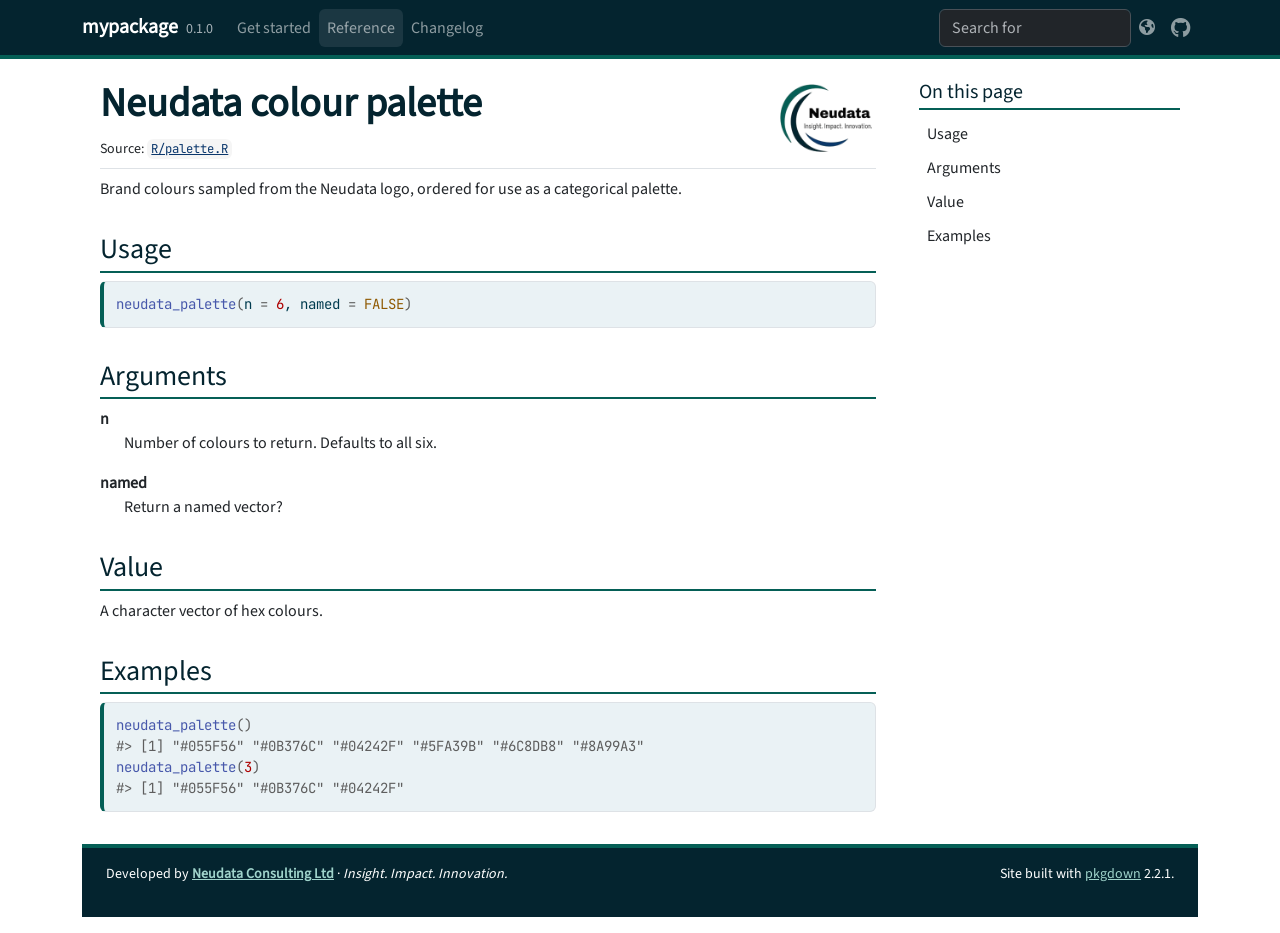
<file: reference/neudata_palette.html>
<!DOCTYPE html>
<!-- Generated by pkgdown: do not edit by hand --><html lang="en"><head><meta http-equiv="Content-Type" content="text/html; charset=UTF-8"><meta charset="utf-8"><meta http-equiv="X-UA-Compatible" content="IE=edge"><meta name="viewport" content="width=device-width, initial-scale=1, shrink-to-fit=no"><title>Neudata colour palette — neudata_palette • mypackage</title><!-- favicons --><link rel="icon" type="image/png" sizes="96x96" href="../favicon-96x96.png"><link rel="icon" type="”image/svg+xml”" href="../favicon.svg"><link rel="apple-touch-icon" sizes="180x180" href="../apple-touch-icon.png"><link rel="icon" sizes="any" href="../favicon.ico"><link rel="manifest" href="../site.webmanifest"><script src="../deps/jquery-3.6.0/jquery-3.6.0.min.js"></script><meta name="viewport" content="width=device-width, initial-scale=1, shrink-to-fit=no"><link href="../deps/bootstrap-5.3.8/bootstrap.min.css" rel="stylesheet"><script src="../deps/bootstrap-5.3.8/bootstrap.bundle.min.js"></script><link href="../deps/Source_Sans_3-0.4.10/font.css" rel="stylesheet"><link href="../deps/JetBrains_Mono-0.4.10/font.css" rel="stylesheet"><link href="../deps/font-awesome-6.5.2/css/all.min.css" rel="stylesheet"><link href="../deps/font-awesome-6.5.2/css/v4-shims.min.css" rel="stylesheet"><script src="../deps/headroom-0.11.0/headroom.min.js"></script><script src="../deps/headroom-0.11.0/jQuery.headroom.min.js"></script><script src="../deps/bootstrap-toc-1.0.1/bootstrap-toc.min.js"></script><script src="../deps/clipboard.js-2.0.11/clipboard.min.js"></script><script src="../deps/search-1.0.0/autocomplete.jquery.min.js"></script><script src="../deps/search-1.0.0/fuse.min.js"></script><script src="../deps/search-1.0.0/mark.min.js"></script><!-- pkgdown --><script src="../pkgdown.js"></script><meta property="og:title" content="Neudata colour palette — neudata_palette"><meta name="description" content="Brand colours sampled from the Neudata logo, ordered for use as a
categorical palette."><meta property="og:description" content="Brand colours sampled from the Neudata logo, ordered for use as a
categorical palette."><meta property="og:image" content="https://neu-data.github.io/mypackage/logo.png"></head><body>
    <a href="#main" class="visually-hidden-focusable">Skip to contents</a>


    <nav class="navbar navbar-expand-lg fixed-top bg-primary" data-bs-theme="dark" aria-label="Site navigation"><div class="container">

    <a class="navbar-brand me-2" href="../index.html">mypackage</a>

    <small class="nav-text text-muted me-auto" data-bs-toggle="tooltip" data-bs-placement="bottom" title="">0.1.0</small>


    <button class="navbar-toggler" type="button" data-bs-toggle="collapse" data-bs-target="#navbar" aria-controls="navbar" aria-expanded="false" aria-label="Toggle navigation">
      <span class="navbar-toggler-icon"></span>
    </button>

    <div id="navbar" class="collapse navbar-collapse ms-3">
      <ul class="navbar-nav me-auto"><li class="nav-item"><a class="nav-link" href="../articles/mypackage.html">Get started</a></li>
<li class="active nav-item"><a class="nav-link" href="../reference/index.html">Reference</a></li>
<li class="nav-item"><a class="nav-link" href="../news/index.html">Changelog</a></li>
      </ul><ul class="navbar-nav"><li class="nav-item"><form class="form-inline" role="search">
 <input class="form-control" type="search" name="search-input" id="search-input" autocomplete="off" aria-label="Search site" placeholder="Search for" data-search-index="../search.json"></form></li>
<li class="nav-item"><a class="external-link nav-link" href="https://www.neu-data.com" aria-label="Neudata website"><span class="fa fa-globe"></span></a></li>
<li class="nav-item"><a class="external-link nav-link" href="https://github.com/neu-data/mypackage/" aria-label="GitHub"><span class="fa fab fa-github fa-lg"></span></a></li>
      </ul></div>


  </div>
</nav><div class="container template-reference-topic">
<div class="row">
  <main id="main" class="col-md-9"><div class="page-header">
      <img src="../logo.png" class="logo" alt=""><h1>Neudata colour palette</h1>
      <small class="dont-index">Source: <a href="https://github.com/neu-data/mypackage/blob/main/R/palette.R" class="external-link"><code>R/palette.R</code></a></small>
      <div class="d-none name"><code>neudata_palette.Rd</code></div>
    </div>

    <div class="ref-description section level2">
    <p>Brand colours sampled from the Neudata logo, ordered for use as a
categorical palette.</p>
    </div>

    <div class="section level2">
    <h2 id="ref-usage">Usage<a class="anchor" aria-label="anchor" href="#ref-usage"></a></h2>
    <div class="sourceCode"><pre class="sourceCode r"><code><span><span class="fu">neudata_palette</span><span class="op">(</span>n <span class="op">=</span> <span class="fl">6</span>, named <span class="op">=</span> <span class="cn">FALSE</span><span class="op">)</span></span></code></pre></div>
    </div>

    <div class="section level2">
    <h2 id="arguments">Arguments<a class="anchor" aria-label="anchor" href="#arguments"></a></h2>


<dl><dt id="arg-n">n<a class="anchor" aria-label="anchor" href="#arg-n"></a></dt>
<dd><p>Number of colours to return. Defaults to all six.</p></dd>


<dt id="arg-named">named<a class="anchor" aria-label="anchor" href="#arg-named"></a></dt>
<dd><p>Return a named vector?</p></dd>

</dl></div>
    <div class="section level2">
    <h2 id="value">Value<a class="anchor" aria-label="anchor" href="#value"></a></h2>
    <p>A character vector of hex colours.</p>
    </div>

    <div class="section level2">
    <h2 id="ref-examples">Examples<a class="anchor" aria-label="anchor" href="#ref-examples"></a></h2>
    <div class="sourceCode"><pre class="sourceCode r"><code><span class="r-in"><span><span class="fu">neudata_palette</span><span class="op">(</span><span class="op">)</span></span></span>
<span class="r-out co"><span class="r-pr">#&gt;</span> [1] "#055F56" "#0B376C" "#04242F" "#5FA39B" "#6C8DB8" "#8A99A3"</span>
<span class="r-in"><span><span class="fu">neudata_palette</span><span class="op">(</span><span class="fl">3</span><span class="op">)</span></span></span>
<span class="r-out co"><span class="r-pr">#&gt;</span> [1] "#055F56" "#0B376C" "#04242F"</span>
</code></pre></div>
    </div>
  </main><aside class="col-md-3"><nav id="toc" aria-label="Table of contents"><h2>On this page</h2>
    </nav></aside></div>


    <footer><div class="pkgdown-footer-left">
  <p>Developed by <a href="https://www.neu-data.com" class="external-link"><strong>Neudata Consulting Ltd</strong></a> · <em>Insight. Impact. Innovation.</em></p>
</div>

<div class="pkgdown-footer-right">
  <p>Site built with <a href="https://pkgdown.r-lib.org/" class="external-link">pkgdown</a> 2.2.1.</p>
</div>

    </footer></div>





  </body></html>
</file>
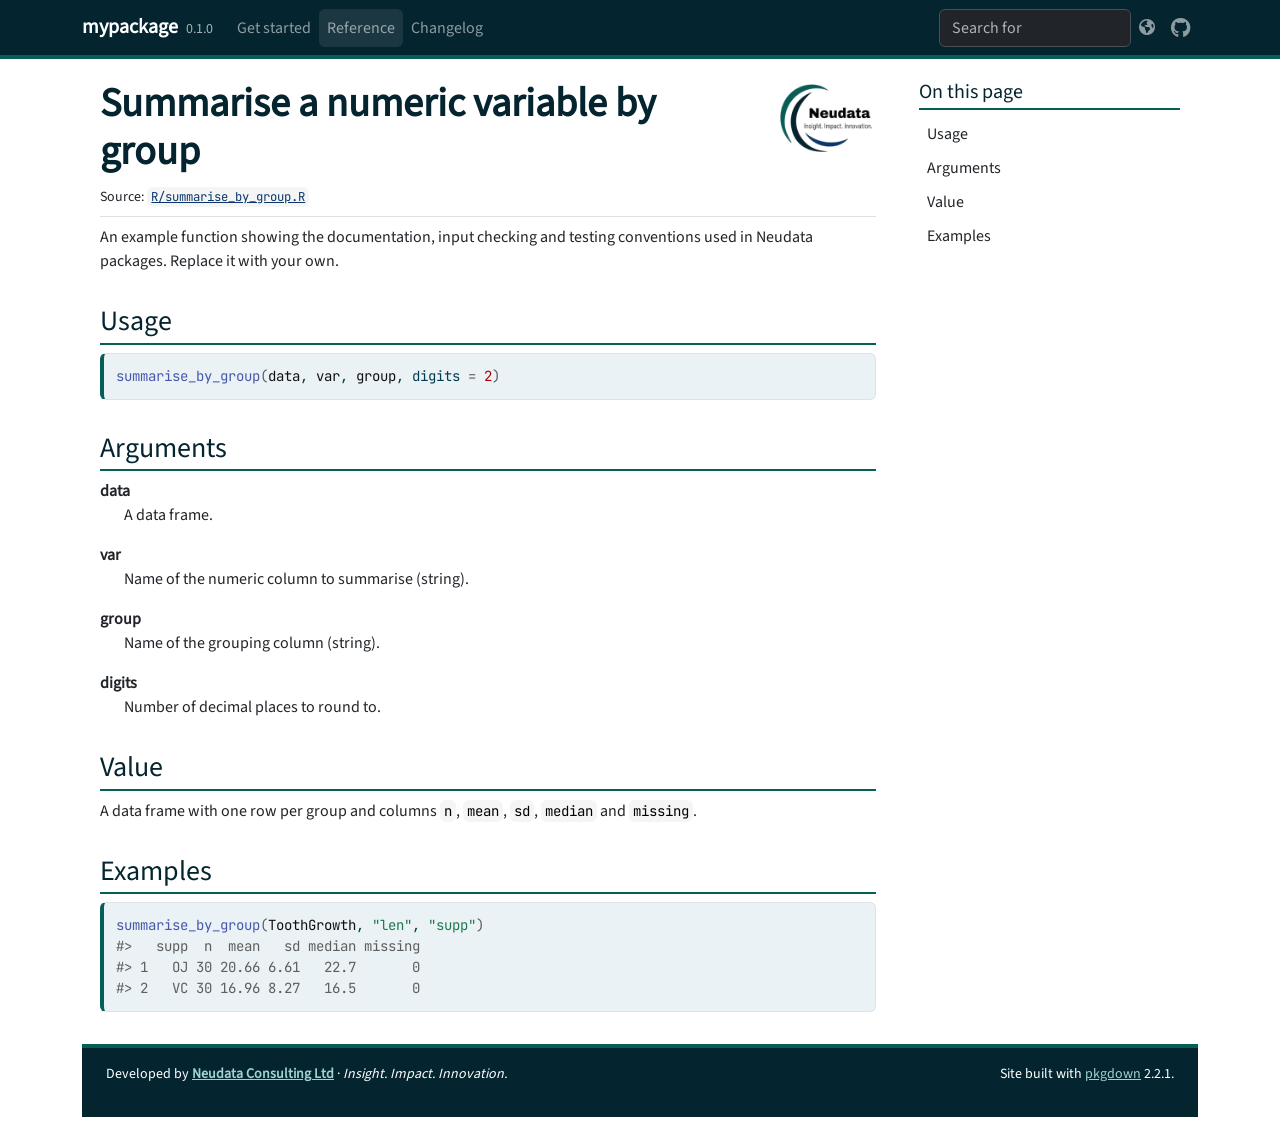
<file: reference/summarise_by_group.html>
<!DOCTYPE html>
<!-- Generated by pkgdown: do not edit by hand --><html lang="en"><head><meta http-equiv="Content-Type" content="text/html; charset=UTF-8"><meta charset="utf-8"><meta http-equiv="X-UA-Compatible" content="IE=edge"><meta name="viewport" content="width=device-width, initial-scale=1, shrink-to-fit=no"><title>Summarise a numeric variable by group — summarise_by_group • mypackage</title><!-- favicons --><link rel="icon" type="image/png" sizes="96x96" href="../favicon-96x96.png"><link rel="icon" type="”image/svg+xml”" href="../favicon.svg"><link rel="apple-touch-icon" sizes="180x180" href="../apple-touch-icon.png"><link rel="icon" sizes="any" href="../favicon.ico"><link rel="manifest" href="../site.webmanifest"><script src="../deps/jquery-3.6.0/jquery-3.6.0.min.js"></script><meta name="viewport" content="width=device-width, initial-scale=1, shrink-to-fit=no"><link href="../deps/bootstrap-5.3.8/bootstrap.min.css" rel="stylesheet"><script src="../deps/bootstrap-5.3.8/bootstrap.bundle.min.js"></script><link href="../deps/Source_Sans_3-0.4.10/font.css" rel="stylesheet"><link href="../deps/JetBrains_Mono-0.4.10/font.css" rel="stylesheet"><link href="../deps/font-awesome-6.5.2/css/all.min.css" rel="stylesheet"><link href="../deps/font-awesome-6.5.2/css/v4-shims.min.css" rel="stylesheet"><script src="../deps/headroom-0.11.0/headroom.min.js"></script><script src="../deps/headroom-0.11.0/jQuery.headroom.min.js"></script><script src="../deps/bootstrap-toc-1.0.1/bootstrap-toc.min.js"></script><script src="../deps/clipboard.js-2.0.11/clipboard.min.js"></script><script src="../deps/search-1.0.0/autocomplete.jquery.min.js"></script><script src="../deps/search-1.0.0/fuse.min.js"></script><script src="../deps/search-1.0.0/mark.min.js"></script><!-- pkgdown --><script src="../pkgdown.js"></script><meta property="og:title" content="Summarise a numeric variable by group — summarise_by_group"><meta name="description" content="An example function showing the documentation, input checking and testing
conventions used in Neudata packages. Replace it with your own."><meta property="og:description" content="An example function showing the documentation, input checking and testing
conventions used in Neudata packages. Replace it with your own."><meta property="og:image" content="https://neu-data.github.io/mypackage/logo.png"></head><body>
    <a href="#main" class="visually-hidden-focusable">Skip to contents</a>


    <nav class="navbar navbar-expand-lg fixed-top bg-primary" data-bs-theme="dark" aria-label="Site navigation"><div class="container">

    <a class="navbar-brand me-2" href="../index.html">mypackage</a>

    <small class="nav-text text-muted me-auto" data-bs-toggle="tooltip" data-bs-placement="bottom" title="">0.1.0</small>


    <button class="navbar-toggler" type="button" data-bs-toggle="collapse" data-bs-target="#navbar" aria-controls="navbar" aria-expanded="false" aria-label="Toggle navigation">
      <span class="navbar-toggler-icon"></span>
    </button>

    <div id="navbar" class="collapse navbar-collapse ms-3">
      <ul class="navbar-nav me-auto"><li class="nav-item"><a class="nav-link" href="../articles/mypackage.html">Get started</a></li>
<li class="active nav-item"><a class="nav-link" href="../reference/index.html">Reference</a></li>
<li class="nav-item"><a class="nav-link" href="../news/index.html">Changelog</a></li>
      </ul><ul class="navbar-nav"><li class="nav-item"><form class="form-inline" role="search">
 <input class="form-control" type="search" name="search-input" id="search-input" autocomplete="off" aria-label="Search site" placeholder="Search for" data-search-index="../search.json"></form></li>
<li class="nav-item"><a class="external-link nav-link" href="https://www.neu-data.com" aria-label="Neudata website"><span class="fa fa-globe"></span></a></li>
<li class="nav-item"><a class="external-link nav-link" href="https://github.com/neu-data/mypackage/" aria-label="GitHub"><span class="fa fab fa-github fa-lg"></span></a></li>
      </ul></div>


  </div>
</nav><div class="container template-reference-topic">
<div class="row">
  <main id="main" class="col-md-9"><div class="page-header">
      <img src="../logo.png" class="logo" alt=""><h1>Summarise a numeric variable by group</h1>
      <small class="dont-index">Source: <a href="https://github.com/neu-data/mypackage/blob/main/R/summarise_by_group.R" class="external-link"><code>R/summarise_by_group.R</code></a></small>
      <div class="d-none name"><code>summarise_by_group.Rd</code></div>
    </div>

    <div class="ref-description section level2">
    <p>An example function showing the documentation, input checking and testing
conventions used in Neudata packages. Replace it with your own.</p>
    </div>

    <div class="section level2">
    <h2 id="ref-usage">Usage<a class="anchor" aria-label="anchor" href="#ref-usage"></a></h2>
    <div class="sourceCode"><pre class="sourceCode r"><code><span><span class="fu">summarise_by_group</span><span class="op">(</span><span class="va">data</span>, <span class="va">var</span>, <span class="va">group</span>, digits <span class="op">=</span> <span class="fl">2</span><span class="op">)</span></span></code></pre></div>
    </div>

    <div class="section level2">
    <h2 id="arguments">Arguments<a class="anchor" aria-label="anchor" href="#arguments"></a></h2>


<dl><dt id="arg-data">data<a class="anchor" aria-label="anchor" href="#arg-data"></a></dt>
<dd><p>A data frame.</p></dd>


<dt id="arg-var">var<a class="anchor" aria-label="anchor" href="#arg-var"></a></dt>
<dd><p>Name of the numeric column to summarise (string).</p></dd>


<dt id="arg-group">group<a class="anchor" aria-label="anchor" href="#arg-group"></a></dt>
<dd><p>Name of the grouping column (string).</p></dd>


<dt id="arg-digits">digits<a class="anchor" aria-label="anchor" href="#arg-digits"></a></dt>
<dd><p>Number of decimal places to round to.</p></dd>

</dl></div>
    <div class="section level2">
    <h2 id="value">Value<a class="anchor" aria-label="anchor" href="#value"></a></h2>
    <p>A data frame with one row per group and columns <code>n</code>, <code>mean</code>,
<code>sd</code>, <code>median</code> and <code>missing</code>.</p>
    </div>

    <div class="section level2">
    <h2 id="ref-examples">Examples<a class="anchor" aria-label="anchor" href="#ref-examples"></a></h2>
    <div class="sourceCode"><pre class="sourceCode r"><code><span class="r-in"><span><span class="fu">summarise_by_group</span><span class="op">(</span><span class="va">ToothGrowth</span>, <span class="st">"len"</span>, <span class="st">"supp"</span><span class="op">)</span></span></span>
<span class="r-out co"><span class="r-pr">#&gt;</span>   supp  n  mean   sd median missing</span>
<span class="r-out co"><span class="r-pr">#&gt;</span> 1   OJ 30 20.66 6.61   22.7       0</span>
<span class="r-out co"><span class="r-pr">#&gt;</span> 2   VC 30 16.96 8.27   16.5       0</span>
</code></pre></div>
    </div>
  </main><aside class="col-md-3"><nav id="toc" aria-label="Table of contents"><h2>On this page</h2>
    </nav></aside></div>


    <footer><div class="pkgdown-footer-left">
  <p>Developed by <a href="https://www.neu-data.com" class="external-link"><strong>Neudata Consulting Ltd</strong></a> · <em>Insight. Impact. Innovation.</em></p>
</div>

<div class="pkgdown-footer-right">
  <p>Site built with <a href="https://pkgdown.r-lib.org/" class="external-link">pkgdown</a> 2.2.1.</p>
</div>

    </footer></div>





  </body></html>
</file>
<file: deps/Source_Sans_3-0.4.10/font.css>
/* cyrillic-ext */
@font-face {
  font-family: 'Source Sans 3';
  font-style: normal;
  font-weight: 400;
  font-display: swap;
  src: url(nwpBtKy2OAdR1K-IwhWudF-R9QMylBJAV3Bo8Ky462EH9CsKng.woff2) format('woff2');
  unicode-range: U+0460-052F, U+1C80-1C8A, U+20B4, U+2DE0-2DFF, U+A640-A69F, U+FE2E-FE2F;
}
/* cyrillic */
@font-face {
  font-family: 'Source Sans 3';
  font-style: normal;
  font-weight: 400;
  font-display: swap;
  src: url(nwpBtKy2OAdR1K-IwhWudF-R9QMylBJAV3Bo8Ky462EO9CsKng.woff2) format('woff2');
  unicode-range: U+0301, U+0400-045F, U+0490-0491, U+04B0-04B1, U+2116;
}
/* greek-ext */
@font-face {
  font-family: 'Source Sans 3';
  font-style: normal;
  font-weight: 400;
  font-display: swap;
  src: url(nwpBtKy2OAdR1K-IwhWudF-R9QMylBJAV3Bo8Ky462EG9CsKng.woff2) format('woff2');
  unicode-range: U+1F00-1FFF;
}
/* greek */
@font-face {
  font-family: 'Source Sans 3';
  font-style: normal;
  font-weight: 400;
  font-display: swap;
  src: url(nwpBtKy2OAdR1K-IwhWudF-R9QMylBJAV3Bo8Ky462EJ9CsKng.woff2) format('woff2');
  unicode-range: U+0370-0377, U+037A-037F, U+0384-038A, U+038C, U+038E-03A1, U+03A3-03FF;
}
/* vietnamese */
@font-face {
  font-family: 'Source Sans 3';
  font-style: normal;
  font-weight: 400;
  font-display: swap;
  src: url(nwpBtKy2OAdR1K-IwhWudF-R9QMylBJAV3Bo8Ky462EF9CsKng.woff2) format('woff2');
  unicode-range: U+0102-0103, U+0110-0111, U+0128-0129, U+0168-0169, U+01A0-01A1, U+01AF-01B0, U+0300-0301, U+0303-0304, U+0308-0309, U+0323, U+0329, U+1EA0-1EF9, U+20AB;
}
/* latin-ext */
@font-face {
  font-family: 'Source Sans 3';
  font-style: normal;
  font-weight: 400;
  font-display: swap;
  src: url(nwpBtKy2OAdR1K-IwhWudF-R9QMylBJAV3Bo8Ky462EE9CsKng.woff2) format('woff2');
  unicode-range: U+0100-02BA, U+02BD-02C5, U+02C7-02CC, U+02CE-02D7, U+02DD-02FF, U+0304, U+0308, U+0329, U+1D00-1DBF, U+1E00-1E9F, U+1EF2-1EFF, U+2020, U+20A0-20AB, U+20AD-20C0, U+2113, U+2C60-2C7F, U+A720-A7FF;
}
/* latin */
@font-face {
  font-family: 'Source Sans 3';
  font-style: normal;
  font-weight: 400;
  font-display: swap;
  src: url(nwpBtKy2OAdR1K-IwhWudF-R9QMylBJAV3Bo8Ky462EK9Cs.woff2) format('woff2');
  unicode-range: U+0000-00FF, U+0131, U+0152-0153, U+02BB-02BC, U+02C6, U+02DA, U+02DC, U+0304, U+0308, U+0329, U+2000-206F, U+20AC, U+2122, U+2191, U+2193, U+2212, U+2215, U+FEFF, U+FFFD;
}
</file>
<file: deps/JetBrains_Mono-0.4.10/font.css>
/* cyrillic-ext */
@font-face {
  font-family: 'JetBrains Mono';
  font-style: normal;
  font-weight: 400;
  font-display: swap;
  src: url(tDbY2o-flEEny0FZhsfKu5WU4zr3E_BX0PnT8RD8yKxTN1OVgaY.woff2) format('woff2');
  unicode-range: U+0460-052F, U+1C80-1C8A, U+20B4, U+2DE0-2DFF, U+A640-A69F, U+FE2E-FE2F;
}
/* cyrillic */
@font-face {
  font-family: 'JetBrains Mono';
  font-style: normal;
  font-weight: 400;
  font-display: swap;
  src: url(tDbY2o-flEEny0FZhsfKu5WU4zr3E_BX0PnT8RD8yKxTPlOVgaY.woff2) format('woff2');
  unicode-range: U+0301, U+0400-045F, U+0490-0491, U+04B0-04B1, U+2116;
}
/* greek */
@font-face {
  font-family: 'JetBrains Mono';
  font-style: normal;
  font-weight: 400;
  font-display: swap;
  src: url(tDbY2o-flEEny0FZhsfKu5WU4zr3E_BX0PnT8RD8yKxTOVOVgaY.woff2) format('woff2');
  unicode-range: U+0370-0377, U+037A-037F, U+0384-038A, U+038C, U+038E-03A1, U+03A3-03FF;
}
/* vietnamese */
@font-face {
  font-family: 'JetBrains Mono';
  font-style: normal;
  font-weight: 400;
  font-display: swap;
  src: url(tDbY2o-flEEny0FZhsfKu5WU4zr3E_BX0PnT8RD8yKxTNVOVgaY.woff2) format('woff2');
  unicode-range: U+0102-0103, U+0110-0111, U+0128-0129, U+0168-0169, U+01A0-01A1, U+01AF-01B0, U+0300-0301, U+0303-0304, U+0308-0309, U+0323, U+0329, U+1EA0-1EF9, U+20AB;
}
/* latin-ext */
@font-face {
  font-family: 'JetBrains Mono';
  font-style: normal;
  font-weight: 400;
  font-display: swap;
  src: url(tDbY2o-flEEny0FZhsfKu5WU4zr3E_BX0PnT8RD8yKxTNFOVgaY.woff2) format('woff2');
  unicode-range: U+0100-02BA, U+02BD-02C5, U+02C7-02CC, U+02CE-02D7, U+02DD-02FF, U+0304, U+0308, U+0329, U+1D00-1DBF, U+1E00-1E9F, U+1EF2-1EFF, U+2020, U+20A0-20AB, U+20AD-20C0, U+2113, U+2C60-2C7F, U+A720-A7FF;
}
/* latin */
@font-face {
  font-family: 'JetBrains Mono';
  font-style: normal;
  font-weight: 400;
  font-display: swap;
  src: url(tDbY2o-flEEny0FZhsfKu5WU4zr3E_BX0PnT8RD8yKxTOlOV.woff2) format('woff2');
  unicode-range: U+0000-00FF, U+0131, U+0152-0153, U+02BB-02BC, U+02C6, U+02DA, U+02DC, U+0304, U+0308, U+0329, U+2000-206F, U+20AC, U+2122, U+2191, U+2193, U+2212, U+2215, U+FEFF, U+FFFD;
}
</file>
<file: deps/font-awesome-6.5.2/css/v4-shims.min.css>
/*!
 * Font Awesome Free 6.5.2 by @fontawesome - https://fontawesome.com
 * License - https://fontawesome.com/license/free (Icons: CC BY 4.0, Fonts: SIL OFL 1.1, Code: MIT License)
 * Copyright 2024 Fonticons, Inc.
 */
.fa.fa-glass:before{content:"\f000"}.fa.fa-envelope-o{font-family:"Font Awesome 6 Free";font-weight:400}.fa.fa-envelope-o:before{content:"\f0e0"}.fa.fa-star-o{font-family:"Font Awesome 6 Free";font-weight:400}.fa.fa-star-o:before{content:"\f005"}.fa.fa-close:before,.fa.fa-remove:before{content:"\f00d"}.fa.fa-gear:before{content:"\f013"}.fa.fa-trash-o{font-family:"Font Awesome 6 Free";font-weight:400}.fa.fa-trash-o:before{content:"\f2ed"}.fa.fa-home:before{content:"\f015"}.fa.fa-file-o{font-family:"Font Awesome 6 Free";font-weight:400}.fa.fa-file-o:before{content:"\f15b"}.fa.fa-clock-o{font-family:"Font Awesome 6 Free";font-weight:400}.fa.fa-clock-o:before{content:"\f017"}.fa.fa-arrow-circle-o-down{font-family:"Font Awesome 6 Free";font-weight:400}.fa.fa-arrow-circle-o-down:before{content:"\f358"}.fa.fa-arrow-circle-o-up{font-family:"Font Awesome 6 Free";font-weight:400}.fa.fa-arrow-circle-o-up:before{content:"\f35b"}.fa.fa-play-circle-o{font-family:"Font Awesome 6 Free";font-weight:400}.fa.fa-play-circle-o:before{content:"\f144"}.fa.fa-repeat:before,.fa.fa-rotate-right:before{content:"\f01e"}.fa.fa-refresh:before{content:"\f021"}.fa.fa-list-alt{font-family:"Font Awesome 6 Free";font-weight:400}.fa.fa-list-alt:before{content:"\f022"}.fa.fa-dedent:before{content:"\f03b"}.fa.fa-video-camera:before{content:"\f03d"}.fa.fa-picture-o{font-family:"Font Awesome 6 Free";font-weight:400}.fa.fa-picture-o:before{content:"\f03e"}.fa.fa-photo{font-family:"Font Awesome 6 Free";font-weight:400}.fa.fa-photo:before{content:"\f03e"}.fa.fa-image{font-family:"Font Awesome 6 Free";font-weight:400}.fa.fa-image:before{content:"\f03e"}.fa.fa-map-marker:before{content:"\f3c5"}.fa.fa-pencil-square-o{font-family:"Font Awesome 6 Free";font-weight:400}.fa.fa-pencil-square-o:before{content:"\f044"}.fa.fa-edit{font-family:"Font Awesome 6 Free";font-weight:400}.fa.fa-edit:before{content:"\f044"}.fa.fa-share-square-o:before{content:"\f14d"}.fa.fa-check-square-o{font-family:"Font Awesome 6 Free";font-weight:400}.fa.fa-check-square-o:before{content:"\f14a"}.fa.fa-arrows:before{content:"\f0b2"}.fa.fa-times-circle-o{font-family:"Font Awesome 6 Free";font-weight:400}.fa.fa-times-circle-o:before{content:"\f057"}.fa.fa-check-circle-o{font-family:"Font Awesome 6 Free";font-weight:400}.fa.fa-check-circle-o:before{content:"\f058"}.fa.fa-mail-forward:before{content:"\f064"}.fa.fa-expand:before{content:"\f424"}.fa.fa-compress:before{content:"\f422"}.fa.fa-eye,.fa.fa-eye-slash{font-family:"Font Awesome 6 Free";font-weight:400}.fa.fa-warning:before{content:"\f071"}.fa.fa-calendar:before{content:"\f073"}.fa.fa-arrows-v:before{content:"\f338"}.fa.fa-arrows-h:before{content:"\f337"}.fa.fa-bar-chart-o:before,.fa.fa-bar-chart:before{content:"\e0e3"}.fa.fa-twitter-square{font-family:"Font Awesome 6 Brands";font-weight:400}.fa.fa-twitter-square:before{content:"\f081"}.fa.fa-facebook-square{font-family:"Font Awesome 6 Brands";font-weight:400}.fa.fa-facebook-square:before{content:"\f082"}.fa.fa-gears:before{content:"\f085"}.fa.fa-thumbs-o-up{font-family:"Font Awesome 6 Free";font-weight:400}.fa.fa-thumbs-o-up:before{content:"\f164"}.fa.fa-thumbs-o-down{font-family:"Font Awesome 6 Free";font-weight:400}.fa.fa-thumbs-o-down:before{content:"\f165"}.fa.fa-heart-o{font-family:"Font Awesome 6 Free";font-weight:400}.fa.fa-heart-o:before{content:"\f004"}.fa.fa-sign-out:before{content:"\f2f5"}.fa.fa-linkedin-square{font-family:"Font Awesome 6 Brands";font-weight:400}.fa.fa-linkedin-square:before{content:"\f08c"}.fa.fa-thumb-tack:before{content:"\f08d"}.fa.fa-external-link:before{content:"\f35d"}.fa.fa-sign-in:before{content:"\f2f6"}.fa.fa-github-square{font-family:"Font Awesome 6 Brands";font-weight:400}.fa.fa-github-square:before{content:"\f092"}.fa.fa-lemon-o{font-family:"Font Awesome 6 Free";font-weight:400}.fa.fa-lemon-o:before{content:"\f094"}.fa.fa-square-o{font-family:"Font Awesome 6 Free";font-weight:400}.fa.fa-square-o:before{content:"\f0c8"}.fa.fa-bookmark-o{font-family:"Font Awesome 6 Free";font-weight:400}.fa.fa-bookmark-o:before{content:"\f02e"}.fa.fa-facebook,.fa.fa-twitter{font-family:"Font Awesome 6 Brands";font-weight:400}.fa.fa-facebook:before{content:"\f39e"}.fa.fa-facebook-f{font-family:"Font Awesome 6 Brands";font-weight:400}.fa.fa-facebook-f:before{content:"\f39e"}.fa.fa-github{font-family:"Font Awesome 6 Brands";font-weight:400}.fa.fa-credit-card{font-family:"Font Awesome 6 Free";font-weight:400}.fa.fa-feed:before{content:"\f09e"}.fa.fa-hdd-o{font-family:"Font Awesome 6 Free";font-weight:400}.fa.fa-hdd-o:before{content:"\f0a0"}.fa.fa-hand-o-right{font-family:"Font Awesome 6 Free";font-weight:400}.fa.fa-hand-o-right:before{content:"\f0a4"}.fa.fa-hand-o-left{font-family:"Font Awesome 6 Free";font-weight:400}.fa.fa-hand-o-left:before{content:"\f0a5"}.fa.fa-hand-o-up{font-family:"Font Awesome 6 Free";font-weight:400}.fa.fa-hand-o-up:before{content:"\f0a6"}.fa.fa-hand-o-down{font-family:"Font Awesome 6 Free";font-weight:400}.fa.fa-hand-o-down:before{content:"\f0a7"}.fa.fa-globe:before{content:"\f57d"}.fa.fa-tasks:before{content:"\f828"}.fa.fa-arrows-alt:before{content:"\f31e"}.fa.fa-group:before{content:"\f0c0"}.fa.fa-chain:before{content:"\f0c1"}.fa.fa-cut:before{content:"\f0c4"}.fa.fa-files-o{font-family:"Font Awesome 6 Free";font-weight:400}.fa.fa-files-o:before{content:"\f0c5"}.fa.fa-floppy-o{font-family:"Font Awesome 6 Free";font-weight:400}.fa.fa-floppy-o:before{content:"\f0c7"}.fa.fa-save{font-family:"Font Awesome 6 Free";font-weight:400}.fa.fa-save:before{content:"\f0c7"}.fa.fa-navicon:before,.fa.fa-reorder:before{content:"\f0c9"}.fa.fa-magic:before{content:"\e2ca"}.fa.fa-pinterest,.fa.fa-pinterest-square{font-family:"Font Awesome 6 Brands";font-weight:400}.fa.fa-pinterest-square:before{content:"\f0d3"}.fa.fa-google-plus-square{font-family:"Font Awesome 6 Brands";font-weight:400}.fa.fa-google-plus-square:before{content:"\f0d4"}.fa.fa-google-plus{font-family:"Font Awesome 6 Brands";font-weight:400}.fa.fa-google-plus:before{content:"\f0d5"}.fa.fa-money:before{content:"\f3d1"}.fa.fa-unsorted:before{content:"\f0dc"}.fa.fa-sort-desc:before{content:"\f0dd"}.fa.fa-sort-asc:before{content:"\f0de"}.fa.fa-linkedin{font-family:"Font Awesome 6 Brands";font-weight:400}.fa.fa-linkedin:before{content:"\f0e1"}.fa.fa-rotate-left:before{content:"\f0e2"}.fa.fa-legal:before{content:"\f0e3"}.fa.fa-dashboard:before,.fa.fa-tachometer:before{content:"\f625"}.fa.fa-comment-o{font-family:"Font Awesome 6 Free";font-weight:400}.fa.fa-comment-o:before{content:"\f075"}.fa.fa-comments-o{font-family:"Font Awesome 6 Free";font-weight:400}.fa.fa-comments-o:before{content:"\f086"}.fa.fa-flash:before{content:"\f0e7"}.fa.fa-clipboard:before{content:"\f0ea"}.fa.fa-lightbulb-o{font-family:"Font Awesome 6 Free";font-weight:400}.fa.fa-lightbulb-o:before{content:"\f0eb"}.fa.fa-exchange:before{content:"\f362"}.fa.fa-cloud-download:before{content:"\f0ed"}.fa.fa-cloud-upload:before{content:"\f0ee"}.fa.fa-bell-o{font-family:"Font Awesome 6 Free";font-weight:400}.fa.fa-bell-o:before{content:"\f0f3"}.fa.fa-cutlery:before{content:"\f2e7"}.fa.fa-file-text-o{font-family:"Font Awesome 6 Free";font-weight:400}.fa.fa-file-text-o:before{content:"\f15c"}.fa.fa-building-o{font-family:"Font Awesome 6 Free";font-weight:400}.fa.fa-building-o:before{content:"\f1ad"}.fa.fa-hospital-o{font-family:"Font Awesome 6 Free";font-weight:400}.fa.fa-hospital-o:before{content:"\f0f8"}.fa.fa-tablet:before{content:"\f3fa"}.fa.fa-mobile-phone:before,.fa.fa-mobile:before{content:"\f3cd"}.fa.fa-circle-o{font-family:"Font Awesome 6 Free";font-weight:400}.fa.fa-circle-o:before{content:"\f111"}.fa.fa-mail-reply:before{content:"\f3e5"}.fa.fa-github-alt{font-family:"Font Awesome 6 Brands";font-weight:400}.fa.fa-folder-o{font-family:"Font Awesome 6 Free";font-weight:400}.fa.fa-folder-o:before{content:"\f07b"}.fa.fa-folder-open-o{font-family:"Font Awesome 6 Free";font-weight:400}.fa.fa-folder-open-o:before{content:"\f07c"}.fa.fa-smile-o{font-family:"Font Awesome 6 Free";font-weight:400}.fa.fa-smile-o:before{content:"\f118"}.fa.fa-frown-o{font-family:"Font Awesome 6 Free";font-weight:400}.fa.fa-frown-o:before{content:"\f119"}.fa.fa-meh-o{font-family:"Font Awesome 6 Free";font-weight:400}.fa.fa-meh-o:before{content:"\f11a"}.fa.fa-keyboard-o{font-family:"Font Awesome 6 Free";font-weight:400}.fa.fa-keyboard-o:before{content:"\f11c"}.fa.fa-flag-o{font-family:"Font Awesome 6 Free";font-weight:400}.fa.fa-flag-o:before{content:"\f024"}.fa.fa-mail-reply-all:before{content:"\f122"}.fa.fa-star-half-o{font-family:"Font Awesome 6 Free";font-weight:400}.fa.fa-star-half-o:before{content:"\f5c0"}.fa.fa-star-half-empty{font-family:"Font Awesome 6 Free";font-weight:400}.fa.fa-star-half-empty:before{content:"\f5c0"}.fa.fa-star-half-full{font-family:"Font Awesome 6 Free";font-weight:400}.fa.fa-star-half-full:before{content:"\f5c0"}.fa.fa-code-fork:before{content:"\f126"}.fa.fa-chain-broken:before,.fa.fa-unlink:before{content:"\f127"}.fa.fa-calendar-o{font-family:"Font Awesome 6 Free";font-weight:400}.fa.fa-calendar-o:before{content:"\f133"}.fa.fa-css3,.fa.fa-html5,.fa.fa-maxcdn{font-family:"Font Awesome 6 Brands";font-weight:400}.fa.fa-unlock-alt:before{content:"\f09c"}.fa.fa-minus-square-o{font-family:"Font Awesome 6 Free";font-weight:400}.fa.fa-minus-square-o:before{content:"\f146"}.fa.fa-level-up:before{content:"\f3bf"}.fa.fa-level-down:before{content:"\f3be"}.fa.fa-pencil-square:before{content:"\f14b"}.fa.fa-external-link-square:before{content:"\f360"}.fa.fa-compass{font-family:"Font Awesome 6 Free";font-weight:400}.fa.fa-caret-square-o-down{font-family:"Font Awesome 6 Free";font-weight:400}.fa.fa-caret-square-o-down:before{content:"\f150"}.fa.fa-toggle-down{font-family:"Font Awesome 6 Free";font-weight:400}.fa.fa-toggle-down:before{content:"\f150"}.fa.fa-caret-square-o-up{font-family:"Font Awesome 6 Free";font-weight:400}.fa.fa-caret-square-o-up:before{content:"\f151"}.fa.fa-toggle-up{font-family:"Font Awesome 6 Free";font-weight:400}.fa.fa-toggle-up:before{content:"\f151"}.fa.fa-caret-square-o-right{font-family:"Font Awesome 6 Free";font-weight:400}.fa.fa-caret-square-o-right:before{content:"\f152"}.fa.fa-toggle-right{font-family:"Font Awesome 6 Free";font-weight:400}.fa.fa-toggle-right:before{content:"\f152"}.fa.fa-eur:before,.fa.fa-euro:before{content:"\f153"}.fa.fa-gbp:before{content:"\f154"}.fa.fa-dollar:before,.fa.fa-usd:before{content:"\24"}.fa.fa-inr:before,.fa.fa-rupee:before{content:"\e1bc"}.fa.fa-cny:before,.fa.fa-jpy:before,.fa.fa-rmb:before,.fa.fa-yen:before{content:"\f157"}.fa.fa-rouble:before,.fa.fa-rub:before,.fa.fa-ruble:before{content:"\f158"}.fa.fa-krw:before,.fa.fa-won:before{content:"\f159"}.fa.fa-bitcoin,.fa.fa-btc{font-family:"Font Awesome 6 Brands";font-weight:400}.fa.fa-bitcoin:before{content:"\f15a"}.fa.fa-file-text:before{content:"\f15c"}.fa.fa-sort-alpha-asc:before{content:"\f15d"}.fa.fa-sort-alpha-desc:before{content:"\f881"}.fa.fa-sort-amount-asc:before{content:"\f884"}.fa.fa-sort-amount-desc:before{content:"\f160"}.fa.fa-sort-numeric-asc:before{content:"\f162"}.fa.fa-sort-numeric-desc:before{content:"\f886"}.fa.fa-youtube-square{font-family:"Font Awesome 6 Brands";font-weight:400}.fa.fa-youtube-square:before{content:"\f431"}.fa.fa-xing,.fa.fa-xing-square,.fa.fa-youtube{font-family:"Font Awesome 6 Brands";font-weight:400}.fa.fa-xing-square:before{content:"\f169"}.fa.fa-youtube-play{font-family:"Font Awesome 6 Brands";font-weight:400}.fa.fa-youtube-play:before{content:"\f167"}.fa.fa-adn,.fa.fa-bitbucket,.fa.fa-bitbucket-square,.fa.fa-dropbox,.fa.fa-flickr,.fa.fa-instagram,.fa.fa-stack-overflow{font-family:"Font Awesome 6 Brands";font-weight:400}.fa.fa-bitbucket-square:before{content:"\f171"}.fa.fa-tumblr,.fa.fa-tumblr-square{font-family:"Font Awesome 6 Brands";font-weight:400}.fa.fa-tumblr-square:before{content:"\f174"}.fa.fa-long-arrow-down:before{content:"\f309"}.fa.fa-long-arrow-up:before{content:"\f30c"}.fa.fa-long-arrow-left:before{content:"\f30a"}.fa.fa-long-arrow-right:before{content:"\f30b"}.fa.fa-android,.fa.fa-apple,.fa.fa-dribbble,.fa.fa-foursquare,.fa.fa-gittip,.fa.fa-gratipay,.fa.fa-linux,.fa.fa-skype,.fa.fa-trello,.fa.fa-windows{font-family:"Font Awesome 6 Brands";font-weight:400}.fa.fa-gittip:before{content:"\f184"}.fa.fa-sun-o{font-family:"Font Awesome 6 Free";font-weight:400}.fa.fa-sun-o:before{content:"\f185"}.fa.fa-moon-o{font-family:"Font Awesome 6 Free";font-weight:400}.fa.fa-moon-o:before{content:"\f186"}.fa.fa-pagelines,.fa.fa-renren,.fa.fa-stack-exchange,.fa.fa-vk,.fa.fa-weibo{font-family:"Font Awesome 6 Brands";font-weight:400}.fa.fa-arrow-circle-o-right{font-family:"Font Awesome 6 Free";font-weight:400}.fa.fa-arrow-circle-o-right:before{content:"\f35a"}.fa.fa-arrow-circle-o-left{font-family:"Font Awesome 6 Free";font-weight:400}.fa.fa-arrow-circle-o-left:before{content:"\f359"}.fa.fa-caret-square-o-left{font-family:"Font Awesome 6 Free";font-weight:400}.fa.fa-caret-square-o-left:before{content:"\f191"}.fa.fa-toggle-left{font-family:"Font Awesome 6 Free";font-weight:400}.fa.fa-toggle-left:before{content:"\f191"}.fa.fa-dot-circle-o{font-family:"Font Awesome 6 Free";font-weight:400}.fa.fa-dot-circle-o:before{content:"\f192"}.fa.fa-vimeo-square{font-family:"Font Awesome 6 Brands";font-weight:400}.fa.fa-vimeo-square:before{content:"\f194"}.fa.fa-try:before,.fa.fa-turkish-lira:before{content:"\e2bb"}.fa.fa-plus-square-o{font-family:"Font Awesome 6 Free";font-weight:400}.fa.fa-plus-square-o:before{content:"\f0fe"}.fa.fa-openid,.fa.fa-slack,.fa.fa-wordpress{font-family:"Font Awesome 6 Brands";font-weight:400}.fa.fa-bank:before,.fa.fa-institution:before{content:"\f19c"}.fa.fa-mortar-board:before{content:"\f19d"}.fa.fa-google,.fa.fa-reddit,.fa.fa-reddit-square,.fa.fa-yahoo{font-family:"Font Awesome 6 Brands";font-weight:400}.fa.fa-reddit-square:before{content:"\f1a2"}.fa.fa-behance,.fa.fa-behance-square,.fa.fa-delicious,.fa.fa-digg,.fa.fa-drupal,.fa.fa-joomla,.fa.fa-pied-piper-alt,.fa.fa-pied-piper-pp,.fa.fa-stumbleupon,.fa.fa-stumbleupon-circle{font-family:"Font Awesome 6 Brands";font-weight:400}.fa.fa-behance-square:before{content:"\f1b5"}.fa.fa-steam,.fa.fa-steam-square{font-family:"Font Awesome 6 Brands";font-weight:400}.fa.fa-steam-square:before{content:"\f1b7"}.fa.fa-automobile:before{content:"\f1b9"}.fa.fa-cab:before{content:"\f1ba"}.fa.fa-deviantart,.fa.fa-soundcloud,.fa.fa-spotify{font-family:"Font Awesome 6 Brands";font-weight:400}.fa.fa-file-pdf-o{font-family:"Font Awesome 6 Free";font-weight:400}.fa.fa-file-pdf-o:before{content:"\f1c1"}.fa.fa-file-word-o{font-family:"Font Awesome 6 Free";font-weight:400}.fa.fa-file-word-o:before{content:"\f1c2"}.fa.fa-file-excel-o{font-family:"Font Awesome 6 Free";font-weight:400}.fa.fa-file-excel-o:before{content:"\f1c3"}.fa.fa-file-powerpoint-o{font-family:"Font Awesome 6 Free";font-weight:400}.fa.fa-file-powerpoint-o:before{content:"\f1c4"}.fa.fa-file-image-o{font-family:"Font Awesome 6 Free";font-weight:400}.fa.fa-file-image-o:before{content:"\f1c5"}.fa.fa-file-photo-o{font-family:"Font Awesome 6 Free";font-weight:400}.fa.fa-file-photo-o:before{content:"\f1c5"}.fa.fa-file-picture-o{font-family:"Font Awesome 6 Free";font-weight:400}.fa.fa-file-picture-o:before{content:"\f1c5"}.fa.fa-file-archive-o{font-family:"Font Awesome 6 Free";font-weight:400}.fa.fa-file-archive-o:before{content:"\f1c6"}.fa.fa-file-zip-o{font-family:"Font Awesome 6 Free";font-weight:400}.fa.fa-file-zip-o:before{content:"\f1c6"}.fa.fa-file-audio-o{font-family:"Font Awesome 6 Free";font-weight:400}.fa.fa-file-audio-o:before{content:"\f1c7"}.fa.fa-file-sound-o{font-family:"Font Awesome 6 Free";font-weight:400}.fa.fa-file-sound-o:before{content:"\f1c7"}.fa.fa-file-video-o{font-family:"Font Awesome 6 Free";font-weight:400}.fa.fa-file-video-o:before{content:"\f1c8"}.fa.fa-file-movie-o{font-family:"Font Awesome 6 Free";font-weight:400}.fa.fa-file-movie-o:before{content:"\f1c8"}.fa.fa-file-code-o{font-family:"Font Awesome 6 Free";font-weight:400}.fa.fa-file-code-o:before{content:"\f1c9"}.fa.fa-codepen,.fa.fa-jsfiddle,.fa.fa-vine{font-family:"Font Awesome 6 Brands";font-weight:400}.fa.fa-life-bouy:before,.fa.fa-life-buoy:before,.fa.fa-life-saver:before,.fa.fa-support:before{content:"\f1cd"}.fa.fa-circle-o-notch:before{content:"\f1ce"}.fa.fa-ra,.fa.fa-rebel{font-family:"Font Awesome 6 Brands";font-weight:400}.fa.fa-ra:before{content:"\f1d0"}.fa.fa-resistance{font-family:"Font Awesome 6 Brands";font-weight:400}.fa.fa-resistance:before{content:"\f1d0"}.fa.fa-empire,.fa.fa-ge{font-family:"Font Awesome 6 Brands";font-weight:400}.fa.fa-ge:before{content:"\f1d1"}.fa.fa-git-square{font-family:"Font Awesome 6 Brands";font-weight:400}.fa.fa-git-square:before{content:"\f1d2"}.fa.fa-git,.fa.fa-hacker-news,.fa.fa-y-combinator-square{font-family:"Font Awesome 6 Brands";font-weight:400}.fa.fa-y-combinator-square:before{content:"\f1d4"}.fa.fa-yc-square{font-family:"Font Awesome 6 Brands";font-weight:400}.fa.fa-yc-square:before{content:"\f1d4"}.fa.fa-qq,.fa.fa-tencent-weibo,.fa.fa-wechat,.fa.fa-weixin{font-family:"Font Awesome 6 Brands";font-weight:400}.fa.fa-wechat:before{content:"\f1d7"}.fa.fa-send:before{content:"\f1d8"}.fa.fa-paper-plane-o{font-family:"Font Awesome 6 Free";font-weight:400}.fa.fa-paper-plane-o:before{content:"\f1d8"}.fa.fa-send-o{font-family:"Font Awesome 6 Free";font-weight:400}.fa.fa-send-o:before{content:"\f1d8"}.fa.fa-circle-thin{font-family:"Font Awesome 6 Free";font-weight:400}.fa.fa-circle-thin:before{content:"\f111"}.fa.fa-header:before{content:"\f1dc"}.fa.fa-futbol-o{font-family:"Font Awesome 6 Free";font-weight:400}.fa.fa-futbol-o:before{content:"\f1e3"}.fa.fa-soccer-ball-o{font-family:"Font Awesome 6 Free";font-weight:400}.fa.fa-soccer-ball-o:before{content:"\f1e3"}.fa.fa-slideshare,.fa.fa-twitch,.fa.fa-yelp{font-family:"Font Awesome 6 Brands";font-weight:400}.fa.fa-newspaper-o{font-family:"Font Awesome 6 Free";font-weight:400}.fa.fa-newspaper-o:before{content:"\f1ea"}.fa.fa-cc-amex,.fa.fa-cc-discover,.fa.fa-cc-mastercard,.fa.fa-cc-paypal,.fa.fa-cc-stripe,.fa.fa-cc-visa,.fa.fa-google-wallet,.fa.fa-paypal{font-family:"Font Awesome 6 Brands";font-weight:400}.fa.fa-bell-slash-o{font-family:"Font Awesome 6 Free";font-weight:400}.fa.fa-bell-slash-o:before{content:"\f1f6"}.fa.fa-trash:before{content:"\f2ed"}.fa.fa-copyright{font-family:"Font Awesome 6 Free";font-weight:400}.fa.fa-eyedropper:before{content:"\f1fb"}.fa.fa-area-chart:before{content:"\f1fe"}.fa.fa-pie-chart:before{content:"\f200"}.fa.fa-line-chart:before{content:"\f201"}.fa.fa-lastfm,.fa.fa-lastfm-square{font-family:"Font Awesome 6 Brands";font-weight:400}.fa.fa-lastfm-square:before{content:"\f203"}.fa.fa-angellist,.fa.fa-ioxhost{font-family:"Font Awesome 6 Brands";font-weight:400}.fa.fa-cc{font-family:"Font Awesome 6 Free";font-weight:400}.fa.fa-cc:before{content:"\f20a"}.fa.fa-ils:before,.fa.fa-shekel:before,.fa.fa-sheqel:before{content:"\f20b"}.fa.fa-buysellads,.fa.fa-connectdevelop,.fa.fa-dashcube,.fa.fa-forumbee,.fa.fa-leanpub,.fa.fa-sellsy,.fa.fa-shirtsinbulk,.fa.fa-simplybuilt,.fa.fa-skyatlas{font-family:"Font Awesome 6 Brands";font-weight:400}.fa.fa-diamond{font-family:"Font Awesome 6 Free";font-weight:400}.fa.fa-diamond:before{content:"\f3a5"}.fa.fa-intersex:before,.fa.fa-transgender:before{content:"\f224"}.fa.fa-transgender-alt:before{content:"\f225"}.fa.fa-facebook-official{font-family:"Font Awesome 6 Brands";font-weight:400}.fa.fa-facebook-official:before{content:"\f09a"}.fa.fa-pinterest-p,.fa.fa-whatsapp{font-family:"Font Awesome 6 Brands";font-weight:400}.fa.fa-hotel:before{content:"\f236"}.fa.fa-medium,.fa.fa-viacoin,.fa.fa-y-combinator,.fa.fa-yc{font-family:"Font Awesome 6 Brands";font-weight:400}.fa.fa-yc:before{content:"\f23b"}.fa.fa-expeditedssl,.fa.fa-opencart,.fa.fa-optin-monster{font-family:"Font Awesome 6 Brands";font-weight:400}.fa.fa-battery-4:before,.fa.fa-battery:before{content:"\f240"}.fa.fa-battery-3:before{content:"\f241"}.fa.fa-battery-2:before{content:"\f242"}.fa.fa-battery-1:before{content:"\f243"}.fa.fa-battery-0:before{content:"\f244"}.fa.fa-object-group,.fa.fa-object-ungroup,.fa.fa-sticky-note-o{font-family:"Font Awesome 6 Free";font-weight:400}.fa.fa-sticky-note-o:before{content:"\f249"}.fa.fa-cc-diners-club,.fa.fa-cc-jcb{font-family:"Font Awesome 6 Brands";font-weight:400}.fa.fa-clone{font-family:"Font Awesome 6 Free";font-weight:400}.fa.fa-hourglass-o:before{content:"\f254"}.fa.fa-hourglass-1:before{content:"\f251"}.fa.fa-hourglass-2:before{content:"\f252"}.fa.fa-hourglass-3:before{content:"\f253"}.fa.fa-hand-rock-o{font-family:"Font Awesome 6 Free";font-weight:400}.fa.fa-hand-rock-o:before{content:"\f255"}.fa.fa-hand-grab-o{font-family:"Font Awesome 6 Free";font-weight:400}.fa.fa-hand-grab-o:before{content:"\f255"}.fa.fa-hand-paper-o{font-family:"Font Awesome 6 Free";font-weight:400}.fa.fa-hand-paper-o:before{content:"\f256"}.fa.fa-hand-stop-o{font-family:"Font Awesome 6 Free";font-weight:400}.fa.fa-hand-stop-o:before{content:"\f256"}.fa.fa-hand-scissors-o{font-family:"Font Awesome 6 Free";font-weight:400}.fa.fa-hand-scissors-o:before{content:"\f257"}.fa.fa-hand-lizard-o{font-family:"Font Awesome 6 Free";font-weight:400}.fa.fa-hand-lizard-o:before{content:"\f258"}.fa.fa-hand-spock-o{font-family:"Font Awesome 6 Free";font-weight:400}.fa.fa-hand-spock-o:before{content:"\f259"}.fa.fa-hand-pointer-o{font-family:"Font Awesome 6 Free";font-weight:400}.fa.fa-hand-pointer-o:before{content:"\f25a"}.fa.fa-hand-peace-o{font-family:"Font Awesome 6 Free";font-weight:400}.fa.fa-hand-peace-o:before{content:"\f25b"}.fa.fa-registered{font-family:"Font Awesome 6 Free";font-weight:400}.fa.fa-creative-commons,.fa.fa-gg,.fa.fa-gg-circle,.fa.fa-odnoklassniki,.fa.fa-odnoklassniki-square{font-family:"Font Awesome 6 Brands";font-weight:400}.fa.fa-odnoklassniki-square:before{content:"\f264"}.fa.fa-chrome,.fa.fa-firefox,.fa.fa-get-pocket,.fa.fa-internet-explorer,.fa.fa-opera,.fa.fa-safari,.fa.fa-wikipedia-w{font-family:"Font Awesome 6 Brands";font-weight:400}.fa.fa-television:before{content:"\f26c"}.fa.fa-500px,.fa.fa-amazon,.fa.fa-contao{font-family:"Font Awesome 6 Brands";font-weight:400}.fa.fa-calendar-plus-o{font-family:"Font Awesome 6 Free";font-weight:400}.fa.fa-calendar-plus-o:before{content:"\f271"}.fa.fa-calendar-minus-o{font-family:"Font Awesome 6 Free";font-weight:400}.fa.fa-calendar-minus-o:before{content:"\f272"}.fa.fa-calendar-times-o{font-family:"Font Awesome 6 Free";font-weight:400}.fa.fa-calendar-times-o:before{content:"\f273"}.fa.fa-calendar-check-o{font-family:"Font Awesome 6 Free";font-weight:400}.fa.fa-calendar-check-o:before{content:"\f274"}.fa.fa-map-o{font-family:"Font Awesome 6 Free";font-weight:400}.fa.fa-map-o:before{content:"\f279"}.fa.fa-commenting:before{content:"\f4ad"}.fa.fa-commenting-o{font-family:"Font Awesome 6 Free";font-weight:400}.fa.fa-commenting-o:before{content:"\f4ad"}.fa.fa-houzz,.fa.fa-vimeo{font-family:"Font Awesome 6 Brands";font-weight:400}.fa.fa-vimeo:before{content:"\f27d"}.fa.fa-black-tie,.fa.fa-edge,.fa.fa-fonticons,.fa.fa-reddit-alien{font-family:"Font Awesome 6 Brands";font-weight:400}.fa.fa-credit-card-alt:before{content:"\f09d"}.fa.fa-codiepie,.fa.fa-fort-awesome,.fa.fa-mixcloud,.fa.fa-modx,.fa.fa-product-hunt,.fa.fa-scribd,.fa.fa-usb{font-family:"Font Awesome 6 Brands";font-weight:400}.fa.fa-pause-circle-o{font-family:"Font Awesome 6 Free";font-weight:400}.fa.fa-pause-circle-o:before{content:"\f28b"}.fa.fa-stop-circle-o{font-family:"Font Awesome 6 Free";font-weight:400}.fa.fa-stop-circle-o:before{content:"\f28d"}.fa.fa-bluetooth,.fa.fa-bluetooth-b,.fa.fa-envira,.fa.fa-gitlab,.fa.fa-wheelchair-alt,.fa.fa-wpbeginner,.fa.fa-wpforms{font-family:"Font Awesome 6 Brands";font-weight:400}.fa.fa-wheelchair-alt:before{content:"\f368"}.fa.fa-question-circle-o{font-family:"Font Awesome 6 Free";font-weight:400}.fa.fa-question-circle-o:before{content:"\f059"}.fa.fa-volume-control-phone:before{content:"\f2a0"}.fa.fa-asl-interpreting:before{content:"\f2a3"}.fa.fa-deafness:before,.fa.fa-hard-of-hearing:before{content:"\f2a4"}.fa.fa-glide,.fa.fa-glide-g{font-family:"Font Awesome 6 Brands";font-weight:400}.fa.fa-signing:before{content:"\f2a7"}.fa.fa-viadeo,.fa.fa-viadeo-square{font-family:"Font Awesome 6 Brands";font-weight:400}.fa.fa-viadeo-square:before{content:"\f2aa"}.fa.fa-snapchat,.fa.fa-snapchat-ghost{font-family:"Font Awesome 6 Brands";font-weight:400}.fa.fa-snapchat-ghost:before{content:"\f2ab"}.fa.fa-snapchat-square{font-family:"Font Awesome 6 Brands";font-weight:400}.fa.fa-snapchat-square:before{content:"\f2ad"}.fa.fa-first-order,.fa.fa-google-plus-official,.fa.fa-pied-piper,.fa.fa-themeisle,.fa.fa-yoast{font-family:"Font Awesome 6 Brands";font-weight:400}.fa.fa-google-plus-official:before{content:"\f2b3"}.fa.fa-google-plus-circle{font-family:"Font Awesome 6 Brands";font-weight:400}.fa.fa-google-plus-circle:before{content:"\f2b3"}.fa.fa-fa,.fa.fa-font-awesome{font-family:"Font Awesome 6 Brands";font-weight:400}.fa.fa-fa:before{content:"\f2b4"}.fa.fa-handshake-o{font-family:"Font Awesome 6 Free";font-weight:400}.fa.fa-handshake-o:before{content:"\f2b5"}.fa.fa-envelope-open-o{font-family:"Font Awesome 6 Free";font-weight:400}.fa.fa-envelope-open-o:before{content:"\f2b6"}.fa.fa-linode{font-family:"Font Awesome 6 Brands";font-weight:400}.fa.fa-address-book-o{font-family:"Font Awesome 6 Free";font-weight:400}.fa.fa-address-book-o:before{content:"\f2b9"}.fa.fa-vcard:before{content:"\f2bb"}.fa.fa-address-card-o{font-family:"Font Awesome 6 Free";font-weight:400}.fa.fa-address-card-o:before{content:"\f2bb"}.fa.fa-vcard-o{font-family:"Font Awesome 6 Free";font-weight:400}.fa.fa-vcard-o:before{content:"\f2bb"}.fa.fa-user-circle-o{font-family:"Font Awesome 6 Free";font-weight:400}.fa.fa-user-circle-o:before{content:"\f2bd"}.fa.fa-user-o{font-family:"Font Awesome 6 Free";font-weight:400}.fa.fa-user-o:before{content:"\f007"}.fa.fa-id-badge{font-family:"Font Awesome 6 Free";font-weight:400}.fa.fa-drivers-license:before{content:"\f2c2"}.fa.fa-id-card-o{font-family:"Font Awesome 6 Free";font-weight:400}.fa.fa-id-card-o:before{content:"\f2c2"}.fa.fa-drivers-license-o{font-family:"Font Awesome 6 Free";font-weight:400}.fa.fa-drivers-license-o:before{content:"\f2c2"}.fa.fa-free-code-camp,.fa.fa-quora,.fa.fa-telegram{font-family:"Font Awesome 6 Brands";font-weight:400}.fa.fa-thermometer-4:before,.fa.fa-thermometer:before{content:"\f2c7"}.fa.fa-thermometer-3:before{content:"\f2c8"}.fa.fa-thermometer-2:before{content:"\f2c9"}.fa.fa-thermometer-1:before{content:"\f2ca"}.fa.fa-thermometer-0:before{content:"\f2cb"}.fa.fa-bathtub:before,.fa.fa-s15:before{content:"\f2cd"}.fa.fa-window-maximize,.fa.fa-window-restore{font-family:"Font Awesome 6 Free";font-weight:400}.fa.fa-times-rectangle:before{content:"\f410"}.fa.fa-window-close-o{font-family:"Font Awesome 6 Free";font-weight:400}.fa.fa-window-close-o:before{content:"\f410"}.fa.fa-times-rectangle-o{font-family:"Font Awesome 6 Free";font-weight:400}.fa.fa-times-rectangle-o:before{content:"\f410"}.fa.fa-bandcamp,.fa.fa-eercast,.fa.fa-etsy,.fa.fa-grav,.fa.fa-imdb,.fa.fa-ravelry{font-family:"Font Awesome 6 Brands";font-weight:400}.fa.fa-eercast:before{content:"\f2da"}.fa.fa-snowflake-o{font-family:"Font Awesome 6 Free";font-weight:400}.fa.fa-snowflake-o:before{content:"\f2dc"}.fa.fa-meetup,.fa.fa-superpowers,.fa.fa-wpexplorer{font-family:"Font Awesome 6 Brands";font-weight:400}
</file>
